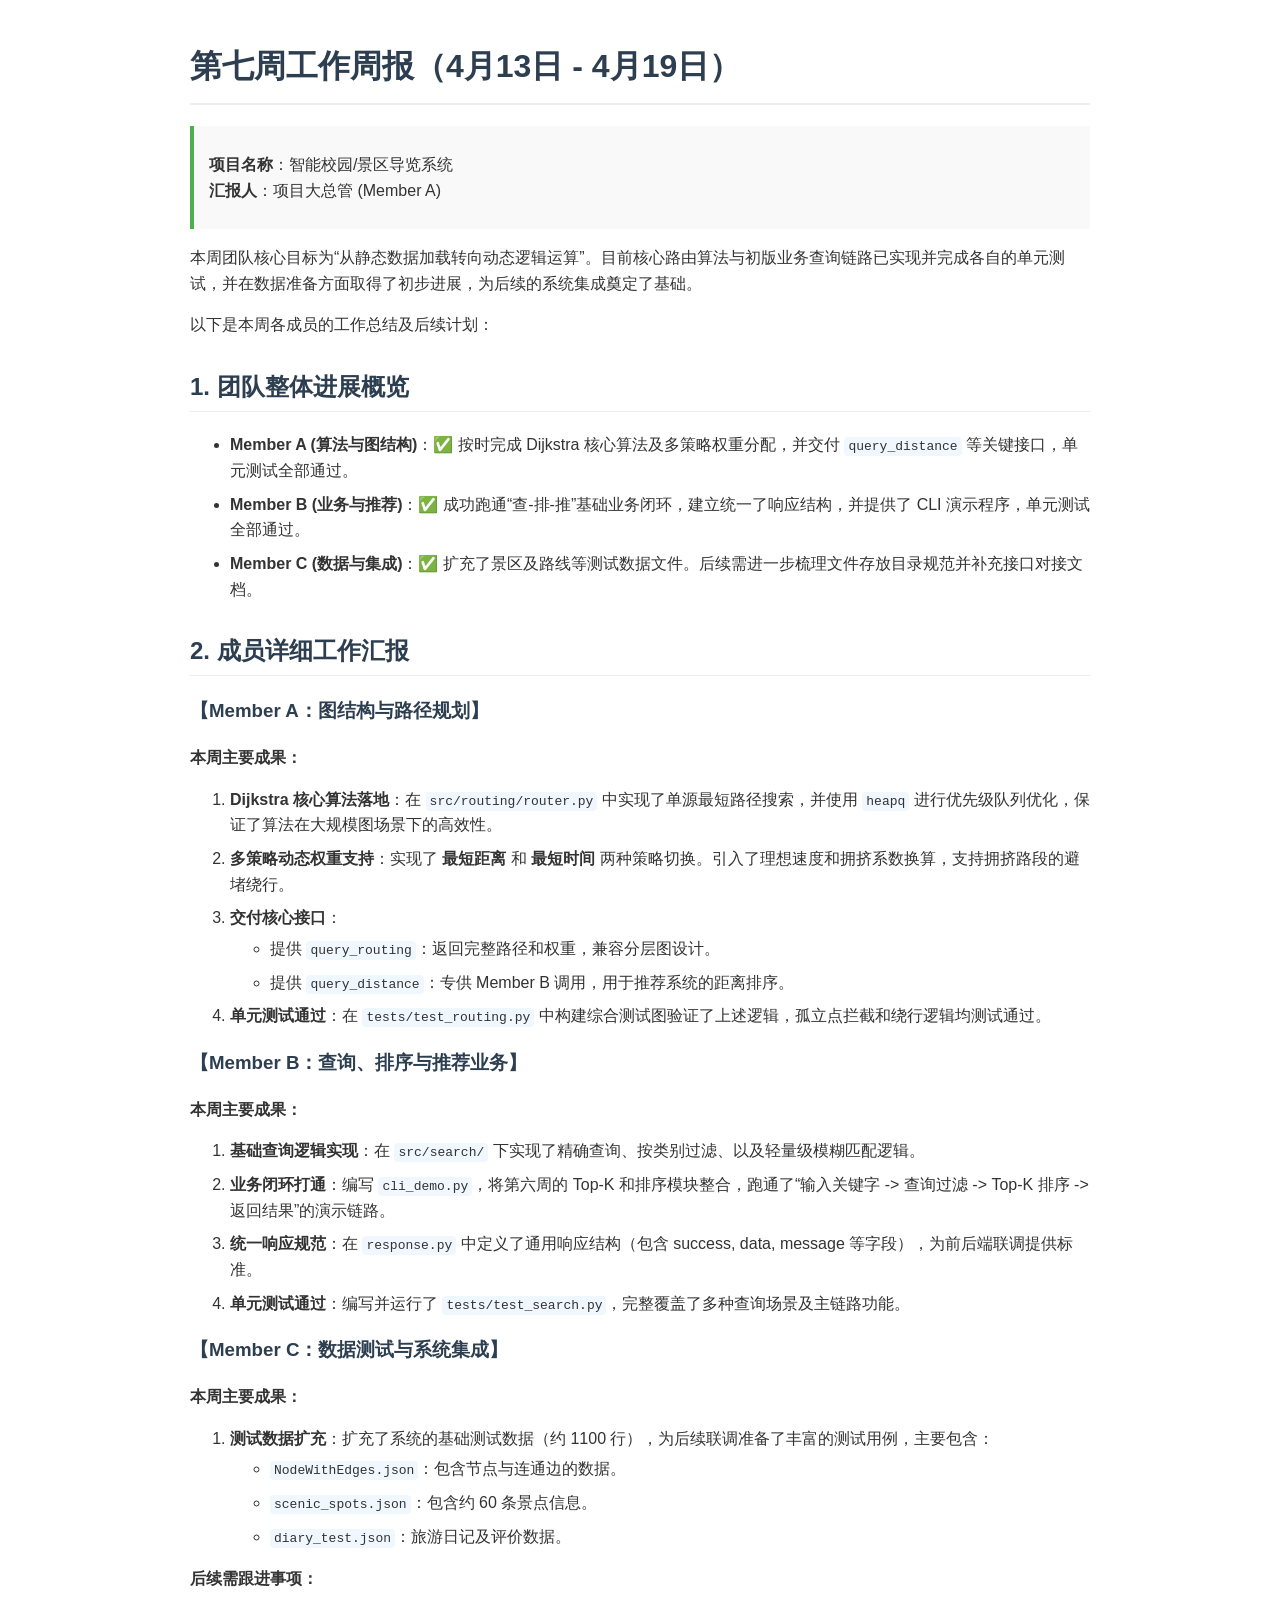
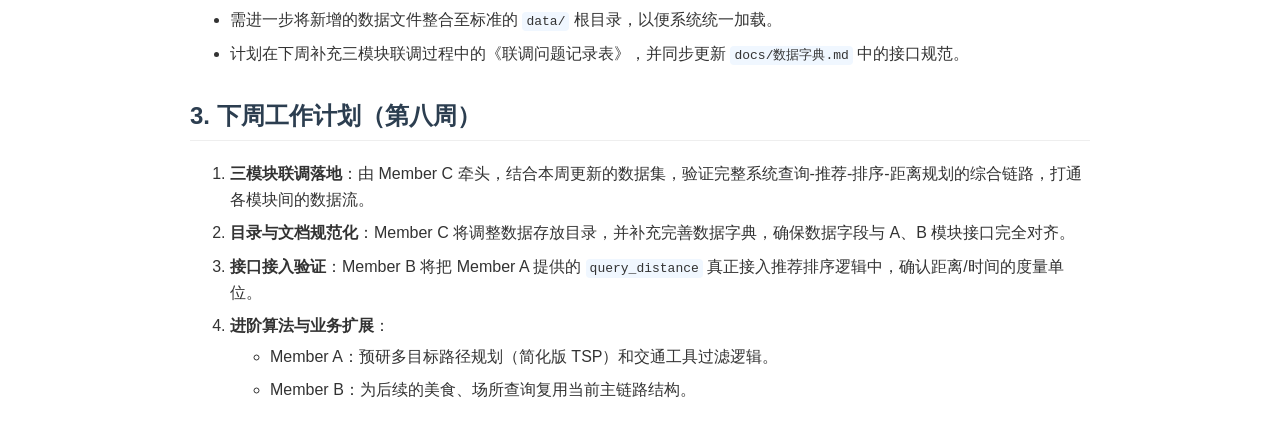
<file: 工作进度/第七周/第7周周报.html>
<!DOCTYPE html>
<html lang="zh-CN">
<head>
    <meta charset="UTF-8">
    <title>第七周工作周报</title>
    <style>
        body { font-family: -apple-system, BlinkMacSystemFont, "Segoe UI", Roboto, "Helvetica Neue", Arial, sans-serif; line-height: 1.6; color: #333; max-width: 900px; margin: 0 auto; padding: 20px; }
        h1, h2, h3 { color: #2c3e50; }
        h1 { border-bottom: 2px solid #eee; padding-bottom: 10px; }
        h2 { border-bottom: 1px solid #eee; padding-bottom: 5px; margin-top: 30px; }
        blockquote { border-left: 4px solid #4CAF50; margin: 0; padding-left: 15px; background-color: #f9f9f9; padding: 10px 15px; }
        ul { margin-top: 5px; }
        li { margin-bottom: 8px; }
        .success { color: #2e7d32; font-weight: bold; }
        .highlight { background-color: #f0f7ff; padding: 2px 4px; border-radius: 4px; font-family: monospace; }
    </style>
</head>
<body>

    <h1>第七周工作周报（4月13日 - 4月19日）</h1>

    <blockquote>
        <p><strong>项目名称</strong>：智能校园/景区导览系统<br>
        <strong>汇报人</strong>：项目大总管 (Member A)</p>
    </blockquote>

    <p>本周团队核心目标为“从静态数据加载转向动态逻辑运算”。目前核心路由算法与初版业务查询链路已实现并完成各自的单元测试，并在数据准备方面取得了初步进展，为后续的系统集成奠定了基础。</p>

    <p>以下是本周各成员的工作总结及后续计划：</p>

    <h2>1. 团队整体进展概览</h2>
    <ul>
        <li><strong>Member A (算法与图结构)</strong>：<span class="success">✅</span> 按时完成 Dijkstra 核心算法及多策略权重分配，并交付 <span class="highlight">query_distance</span> 等关键接口，单元测试全部通过。</li>
        <li><strong>Member B (业务与推荐)</strong>：<span class="success">✅</span> 成功跑通“查-排-推”基础业务闭环，建立统一了响应结构，并提供了 CLI 演示程序，单元测试全部通过。</li>
        <li><strong>Member C (数据与集成)</strong>：<span class="success">✅</span> 扩充了景区及路线等测试数据文件。后续需进一步梳理文件存放目录规范并补充接口对接文档。</li>
    </ul>

    <h2>2. 成员详细工作汇报</h2>

    <h3>【Member A：图结构与路径规划】</h3>
    <p><strong>本周主要成果：</strong></p>
    <ol>
        <li><strong>Dijkstra 核心算法落地</strong>：在 <span class="highlight">src/routing/router.py</span> 中实现了单源最短路径搜索，并使用 <span class="highlight">heapq</span> 进行优先级队列优化，保证了算法在大规模图场景下的高效性。</li>
        <li><strong>多策略动态权重支持</strong>：实现了 <strong>最短距离</strong> 和 <strong>最短时间</strong> 两种策略切换。引入了理想速度和拥挤系数换算，支持拥挤路段的避堵绕行。</li>
        <li><strong>交付核心接口</strong>：
            <ul>
                <li>提供 <span class="highlight">query_routing</span>：返回完整路径和权重，兼容分层图设计。</li>
                <li>提供 <span class="highlight">query_distance</span>：专供 Member B 调用，用于推荐系统的距离排序。</li>
            </ul>
        </li>
        <li><strong>单元测试通过</strong>：在 <span class="highlight">tests/test_routing.py</span> 中构建综合测试图验证了上述逻辑，孤立点拦截和绕行逻辑均测试通过。</li>
    </ol>

    <h3>【Member B：查询、排序与推荐业务】</h3>
    <p><strong>本周主要成果：</strong></p>
    <ol>
        <li><strong>基础查询逻辑实现</strong>：在 <span class="highlight">src/search/</span> 下实现了精确查询、按类别过滤、以及轻量级模糊匹配逻辑。</li>
        <li><strong>业务闭环打通</strong>：编写 <span class="highlight">cli_demo.py</span>，将第六周的 Top-K 和排序模块整合，跑通了“输入关键字 -&gt; 查询过滤 -&gt; Top-K 排序 -&gt; 返回结果”的演示链路。</li>
        <li><strong>统一响应规范</strong>：在 <span class="highlight">response.py</span> 中定义了通用响应结构（包含 success, data, message 等字段），为前后端联调提供标准。</li>
        <li><strong>单元测试通过</strong>：编写并运行了 <span class="highlight">tests/test_search.py</span>，完整覆盖了多种查询场景及主链路功能。</li>
    </ol>

    <h3>【Member C：数据测试与系统集成】</h3>
    <p><strong>本周主要成果：</strong></p>
    <ol>
        <li><strong>测试数据扩充</strong>：扩充了系统的基础测试数据（约 1100 行），为后续联调准备了丰富的测试用例，主要包含：
            <ul>
                <li><span class="highlight">NodeWithEdges.json</span>：包含节点与连通边的数据。</li>
                <li><span class="highlight">scenic_spots.json</span>：包含约 60 条景点信息。</li>
                <li><span class="highlight">diary_test.json</span>：旅游日记及评价数据。</li>
            </ul>
        </li>
    </ol>
    <p><strong>后续需跟进事项：</strong></p>
    <ul>
        <li>需进一步将新增的数据文件整合至标准的 <span class="highlight">data/</span> 根目录，以便系统统一加载。</li>
        <li>计划在下周补充三模块联调过程中的《联调问题记录表》，并同步更新 <span class="highlight">docs/数据字典.md</span> 中的接口规范。</li>
    </ul>

    <h2>3. 下周工作计划（第八周）</h2>

    <ol>
        <li><strong>三模块联调落地</strong>：由 Member C 牵头，结合本周更新的数据集，验证完整系统查询-推荐-排序-距离规划的综合链路，打通各模块间的数据流。</li>
        <li><strong>目录与文档规范化</strong>：Member C 将调整数据存放目录，并补充完善数据字典，确保数据字段与 A、B 模块接口完全对齐。</li>
        <li><strong>接口接入验证</strong>：Member B 将把 Member A 提供的 <span class="highlight">query_distance</span> 真正接入推荐排序逻辑中，确认距离/时间的度量单位。</li>
        <li><strong>进阶算法与业务扩展</strong>：
            <ul>
                <li>Member A：预研多目标路径规划（简化版 TSP）和交通工具过滤逻辑。</li>
                <li>Member B：为后续的美食、场所查询复用当前主链路结构。</li>
            </ul>
        </li>
    </ol>

</body>
</html>
</file>
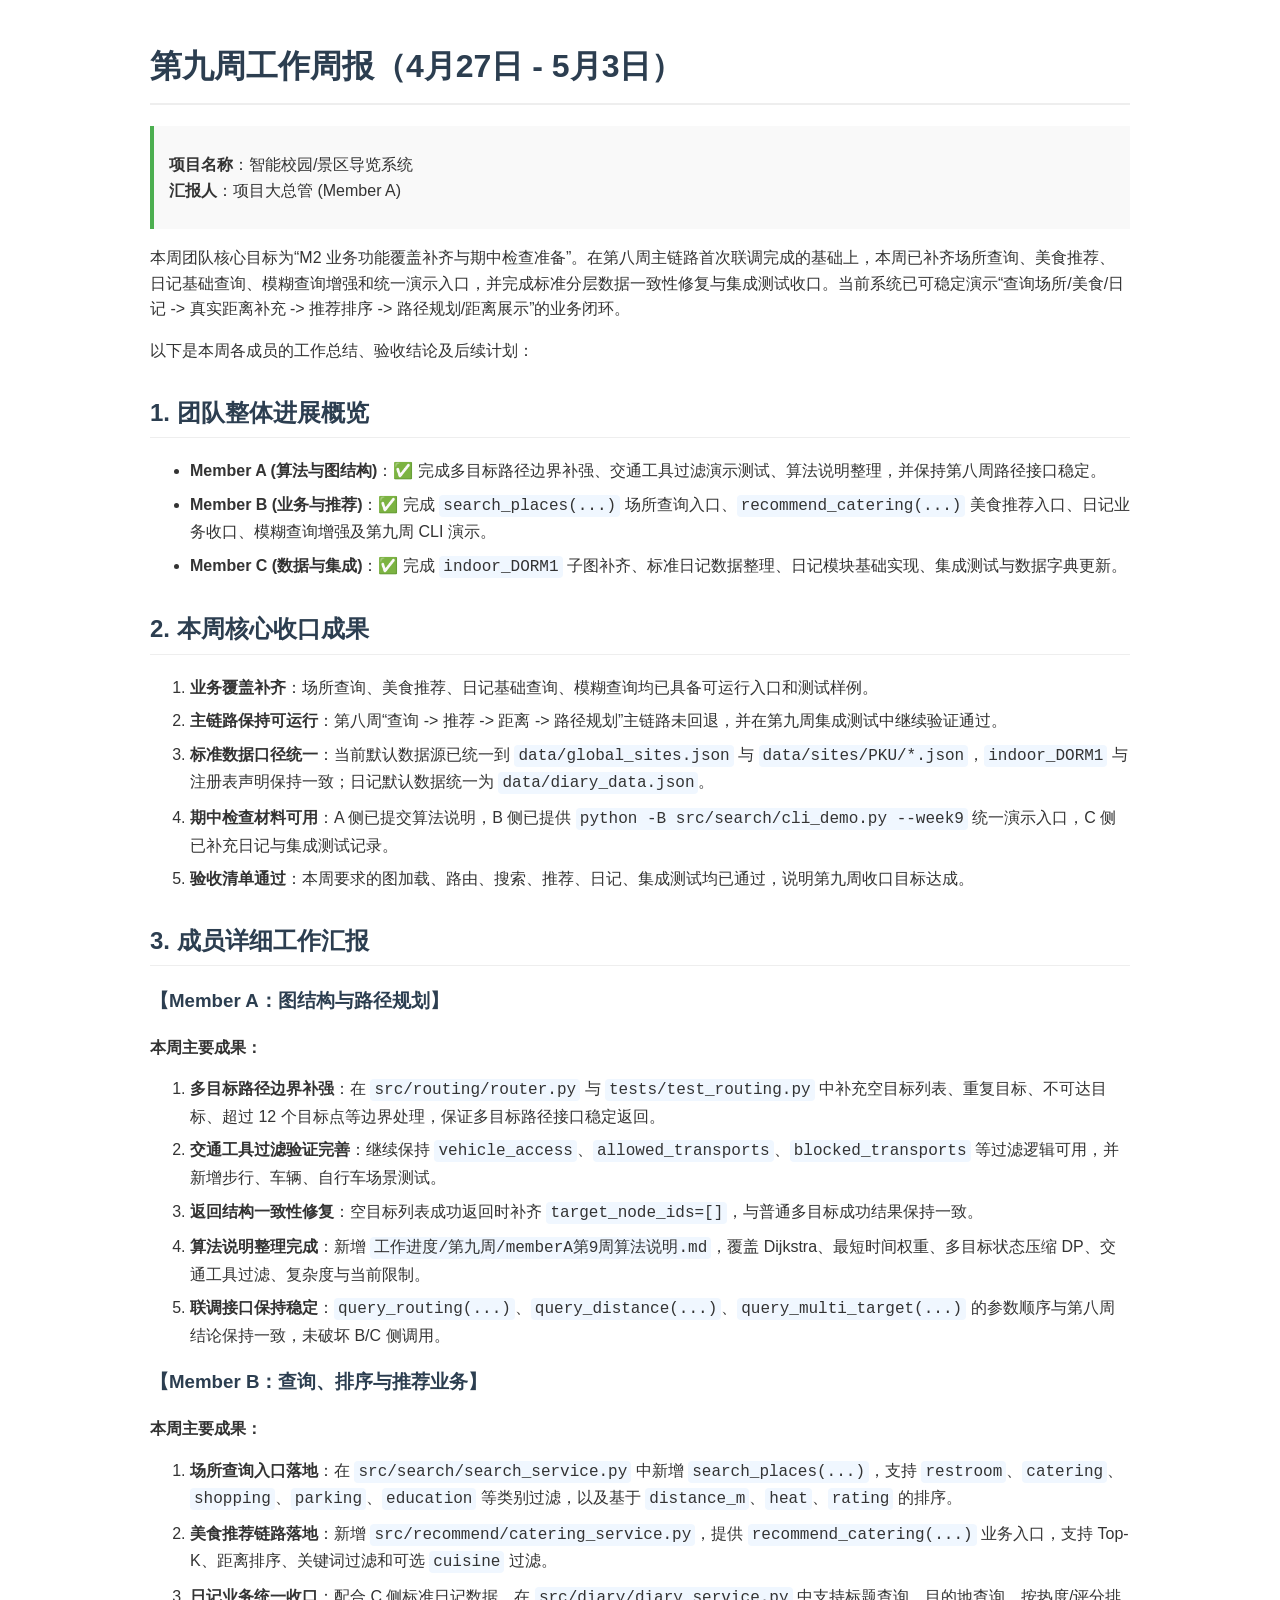
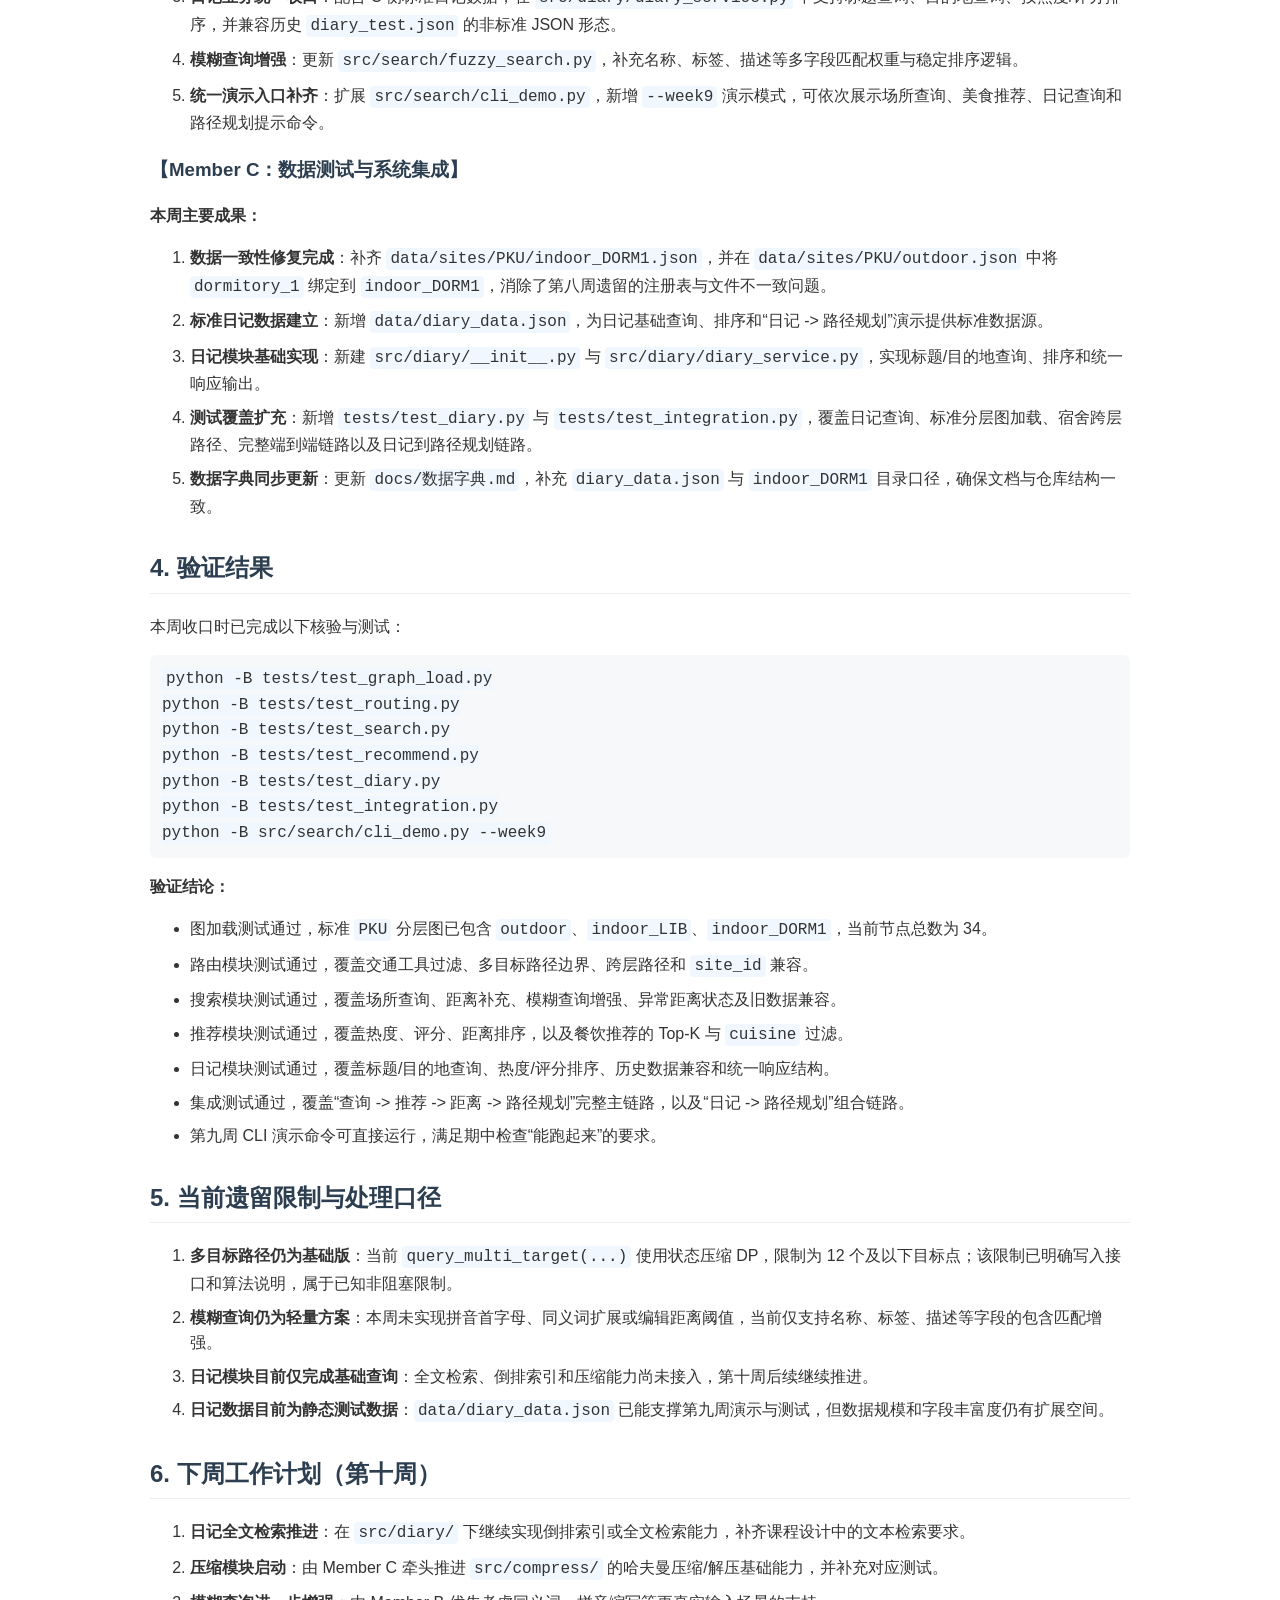
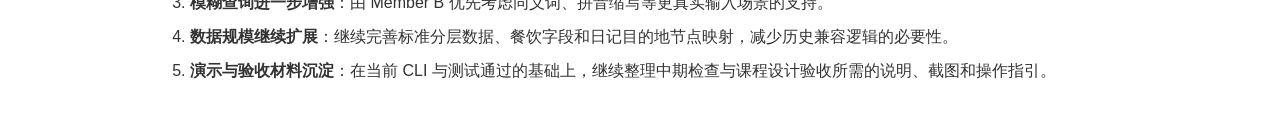
<file: 工作进度/第九周/第9周周报.html>
<!DOCTYPE html>
<html lang="zh-CN">
<head>
    <meta charset="UTF-8">
    <title>第九周工作周报</title>
    <style>
        body { font-family: -apple-system, BlinkMacSystemFont, "Segoe UI", Roboto, "Helvetica Neue", Arial, sans-serif; line-height: 1.6; color: #333; max-width: 980px; margin: 0 auto; padding: 20px; }
        h1, h2, h3 { color: #2c3e50; }
        h1 { border-bottom: 2px solid #eee; padding-bottom: 10px; }
        h2 { border-bottom: 1px solid #eee; padding-bottom: 5px; margin-top: 30px; }
        blockquote { border-left: 4px solid #4CAF50; margin: 0; padding: 10px 15px; background-color: #f9f9f9; }
        ul, ol { margin-top: 5px; }
        li { margin-bottom: 8px; }
        code, .highlight { background-color: #f0f7ff; padding: 2px 4px; border-radius: 4px; font-family: Consolas, "Courier New", monospace; }
        .success { color: #2e7d32; font-weight: bold; }
        .risk { color: #b26a00; font-weight: bold; }
        pre { background-color: #f6f8fa; border-radius: 6px; padding: 12px; overflow-x: auto; }
    </style>
</head>
<body>

    <h1>第九周工作周报（4月27日 - 5月3日）</h1>

    <blockquote>
        <p><strong>项目名称</strong>：智能校园/景区导览系统<br>
        <strong>汇报人</strong>：项目大总管 (Member A)</p>
    </blockquote>

    <p>本周团队核心目标为“M2 业务功能覆盖补齐与期中检查准备”。在第八周主链路首次联调完成的基础上，本周已补齐场所查询、美食推荐、日记基础查询、模糊查询增强和统一演示入口，并完成标准分层数据一致性修复与集成测试收口。当前系统已可稳定演示“查询场所/美食/日记 -&gt; 真实距离补充 -&gt; 推荐排序 -&gt; 路径规划/距离展示”的业务闭环。</p>

    <p>以下是本周各成员的工作总结、验收结论及后续计划：</p>

    <h2>1. 团队整体进展概览</h2>
    <ul>
        <li><strong>Member A (算法与图结构)</strong>：<span class="success">✅</span> 完成多目标路径边界补强、交通工具过滤演示测试、算法说明整理，并保持第八周路径接口稳定。</li>
        <li><strong>Member B (业务与推荐)</strong>：<span class="success">✅</span> 完成 <span class="highlight">search_places(...)</span> 场所查询入口、<span class="highlight">recommend_catering(...)</span> 美食推荐入口、日记业务收口、模糊查询增强及第九周 CLI 演示。</li>
        <li><strong>Member C (数据与集成)</strong>：<span class="success">✅</span> 完成 <span class="highlight">indoor_DORM1</span> 子图补齐、标准日记数据整理、日记模块基础实现、集成测试与数据字典更新。</li>
    </ul>

    <h2>2. 本周核心收口成果</h2>
    <ol>
        <li><strong>业务覆盖补齐</strong>：场所查询、美食推荐、日记基础查询、模糊查询均已具备可运行入口和测试样例。</li>
        <li><strong>主链路保持可运行</strong>：第八周“查询 -&gt; 推荐 -&gt; 距离 -&gt; 路径规划”主链路未回退，并在第九周集成测试中继续验证通过。</li>
        <li><strong>标准数据口径统一</strong>：当前默认数据源已统一到 <span class="highlight">data/global_sites.json</span> 与 <span class="highlight">data/sites/PKU/*.json</span>，<span class="highlight">indoor_DORM1</span> 与注册表声明保持一致；日记默认数据统一为 <span class="highlight">data/diary_data.json</span>。</li>
        <li><strong>期中检查材料可用</strong>：A 侧已提交算法说明，B 侧已提供 <span class="highlight">python -B src/search/cli_demo.py --week9</span> 统一演示入口，C 侧已补充日记与集成测试记录。</li>
        <li><strong>验收清单通过</strong>：本周要求的图加载、路由、搜索、推荐、日记、集成测试均已通过，说明第九周收口目标达成。</li>
    </ol>

    <h2>3. 成员详细工作汇报</h2>

    <h3>【Member A：图结构与路径规划】</h3>
    <p><strong>本周主要成果：</strong></p>
    <ol>
        <li><strong>多目标路径边界补强</strong>：在 <span class="highlight">src/routing/router.py</span> 与 <span class="highlight">tests/test_routing.py</span> 中补充空目标列表、重复目标、不可达目标、超过 12 个目标点等边界处理，保证多目标路径接口稳定返回。</li>
        <li><strong>交通工具过滤验证完善</strong>：继续保持 <span class="highlight">vehicle_access</span>、<span class="highlight">allowed_transports</span>、<span class="highlight">blocked_transports</span> 等过滤逻辑可用，并新增步行、车辆、自行车场景测试。</li>
        <li><strong>返回结构一致性修复</strong>：空目标列表成功返回时补齐 <span class="highlight">target_node_ids=[]</span>，与普通多目标成功结果保持一致。</li>
        <li><strong>算法说明整理完成</strong>：新增 <span class="highlight">工作进度/第九周/memberA第9周算法说明.md</span>，覆盖 Dijkstra、最短时间权重、多目标状态压缩 DP、交通工具过滤、复杂度与当前限制。</li>
        <li><strong>联调接口保持稳定</strong>：<span class="highlight">query_routing(...)</span>、<span class="highlight">query_distance(...)</span>、<span class="highlight">query_multi_target(...)</span> 的参数顺序与第八周结论保持一致，未破坏 B/C 侧调用。</li>
    </ol>

    <h3>【Member B：查询、排序与推荐业务】</h3>
    <p><strong>本周主要成果：</strong></p>
    <ol>
        <li><strong>场所查询入口落地</strong>：在 <span class="highlight">src/search/search_service.py</span> 中新增 <span class="highlight">search_places(...)</span>，支持 <span class="highlight">restroom</span>、<span class="highlight">catering</span>、<span class="highlight">shopping</span>、<span class="highlight">parking</span>、<span class="highlight">education</span> 等类别过滤，以及基于 <span class="highlight">distance_m</span>、<span class="highlight">heat</span>、<span class="highlight">rating</span> 的排序。</li>
        <li><strong>美食推荐链路落地</strong>：新增 <span class="highlight">src/recommend/catering_service.py</span>，提供 <span class="highlight">recommend_catering(...)</span> 业务入口，支持 Top-K、距离排序、关键词过滤和可选 <span class="highlight">cuisine</span> 过滤。</li>
        <li><strong>日记业务统一收口</strong>：配合 C 侧标准日记数据，在 <span class="highlight">src/diary/diary_service.py</span> 中支持标题查询、目的地查询、按热度/评分排序，并兼容历史 <span class="highlight">diary_test.json</span> 的非标准 JSON 形态。</li>
        <li><strong>模糊查询增强</strong>：更新 <span class="highlight">src/search/fuzzy_search.py</span>，补充名称、标签、描述等多字段匹配权重与稳定排序逻辑。</li>
        <li><strong>统一演示入口补齐</strong>：扩展 <span class="highlight">src/search/cli_demo.py</span>，新增 <span class="highlight">--week9</span> 演示模式，可依次展示场所查询、美食推荐、日记查询和路径规划提示命令。</li>
    </ol>

    <h3>【Member C：数据测试与系统集成】</h3>
    <p><strong>本周主要成果：</strong></p>
    <ol>
        <li><strong>数据一致性修复完成</strong>：补齐 <span class="highlight">data/sites/PKU/indoor_DORM1.json</span>，并在 <span class="highlight">data/sites/PKU/outdoor.json</span> 中将 <span class="highlight">dormitory_1</span> 绑定到 <span class="highlight">indoor_DORM1</span>，消除了第八周遗留的注册表与文件不一致问题。</li>
        <li><strong>标准日记数据建立</strong>：新增 <span class="highlight">data/diary_data.json</span>，为日记基础查询、排序和“日记 -&gt; 路径规划”演示提供标准数据源。</li>
        <li><strong>日记模块基础实现</strong>：新建 <span class="highlight">src/diary/__init__.py</span> 与 <span class="highlight">src/diary/diary_service.py</span>，实现标题/目的地查询、排序和统一响应输出。</li>
        <li><strong>测试覆盖扩充</strong>：新增 <span class="highlight">tests/test_diary.py</span> 与 <span class="highlight">tests/test_integration.py</span>，覆盖日记查询、标准分层图加载、宿舍跨层路径、完整端到端链路以及日记到路径规划链路。</li>
        <li><strong>数据字典同步更新</strong>：更新 <span class="highlight">docs/数据字典.md</span>，补充 <span class="highlight">diary_data.json</span> 与 <span class="highlight">indoor_DORM1</span> 目录口径，确保文档与仓库结构一致。</li>
    </ol>

    <h2>4. 验证结果</h2>
    <p>本周收口时已完成以下核验与测试：</p>
    <pre><code>python -B tests/test_graph_load.py
python -B tests/test_routing.py
python -B tests/test_search.py
python -B tests/test_recommend.py
python -B tests/test_diary.py
python -B tests/test_integration.py
python -B src/search/cli_demo.py --week9</code></pre>

    <p><strong>验证结论：</strong></p>
    <ul>
        <li>图加载测试通过，标准 <span class="highlight">PKU</span> 分层图已包含 <span class="highlight">outdoor</span>、<span class="highlight">indoor_LIB</span>、<span class="highlight">indoor_DORM1</span>，当前节点总数为 34。</li>
        <li>路由模块测试通过，覆盖交通工具过滤、多目标路径边界、跨层路径和 <span class="highlight">site_id</span> 兼容。</li>
        <li>搜索模块测试通过，覆盖场所查询、距离补充、模糊查询增强、异常距离状态及旧数据兼容。</li>
        <li>推荐模块测试通过，覆盖热度、评分、距离排序，以及餐饮推荐的 Top-K 与 <span class="highlight">cuisine</span> 过滤。</li>
        <li>日记模块测试通过，覆盖标题/目的地查询、热度/评分排序、历史数据兼容和统一响应结构。</li>
        <li>集成测试通过，覆盖“查询 -&gt; 推荐 -&gt; 距离 -&gt; 路径规划”完整主链路，以及“日记 -&gt; 路径规划”组合链路。</li>
        <li>第九周 CLI 演示命令可直接运行，满足期中检查“能跑起来”的要求。</li>
    </ul>

    <h2>5. 当前遗留限制与处理口径</h2>
    <ol>
        <li><strong>多目标路径仍为基础版</strong>：当前 <span class="highlight">query_multi_target(...)</span> 使用状态压缩 DP，限制为 12 个及以下目标点；该限制已明确写入接口和算法说明，属于已知非阻塞限制。</li>
        <li><strong>模糊查询仍为轻量方案</strong>：本周未实现拼音首字母、同义词扩展或编辑距离阈值，当前仅支持名称、标签、描述等字段的包含匹配增强。</li>
        <li><strong>日记模块目前仅完成基础查询</strong>：全文检索、倒排索引和压缩能力尚未接入，第十周后续继续推进。</li>
        <li><strong>日记数据目前为静态测试数据</strong>：<span class="highlight">data/diary_data.json</span> 已能支撑第九周演示与测试，但数据规模和字段丰富度仍有扩展空间。</li>
    </ol>

    <h2>6. 下周工作计划（第十周）</h2>
    <ol>
        <li><strong>日记全文检索推进</strong>：在 <span class="highlight">src/diary/</span> 下继续实现倒排索引或全文检索能力，补齐课程设计中的文本检索要求。</li>
        <li><strong>压缩模块启动</strong>：由 Member C 牵头推进 <span class="highlight">src/compress/</span> 的哈夫曼压缩/解压基础能力，并补充对应测试。</li>
        <li><strong>模糊查询进一步增强</strong>：由 Member B 优先考虑同义词、拼音缩写等更真实输入场景的支持。</li>
        <li><strong>数据规模继续扩展</strong>：继续完善标准分层数据、餐饮字段和日记目的地节点映射，减少历史兼容逻辑的必要性。</li>
        <li><strong>演示与验收材料沉淀</strong>：在当前 CLI 与测试通过的基础上，继续整理中期检查与课程设计验收所需的说明、截图和操作指引。</li>
    </ol>

</body>
</html>
</file>
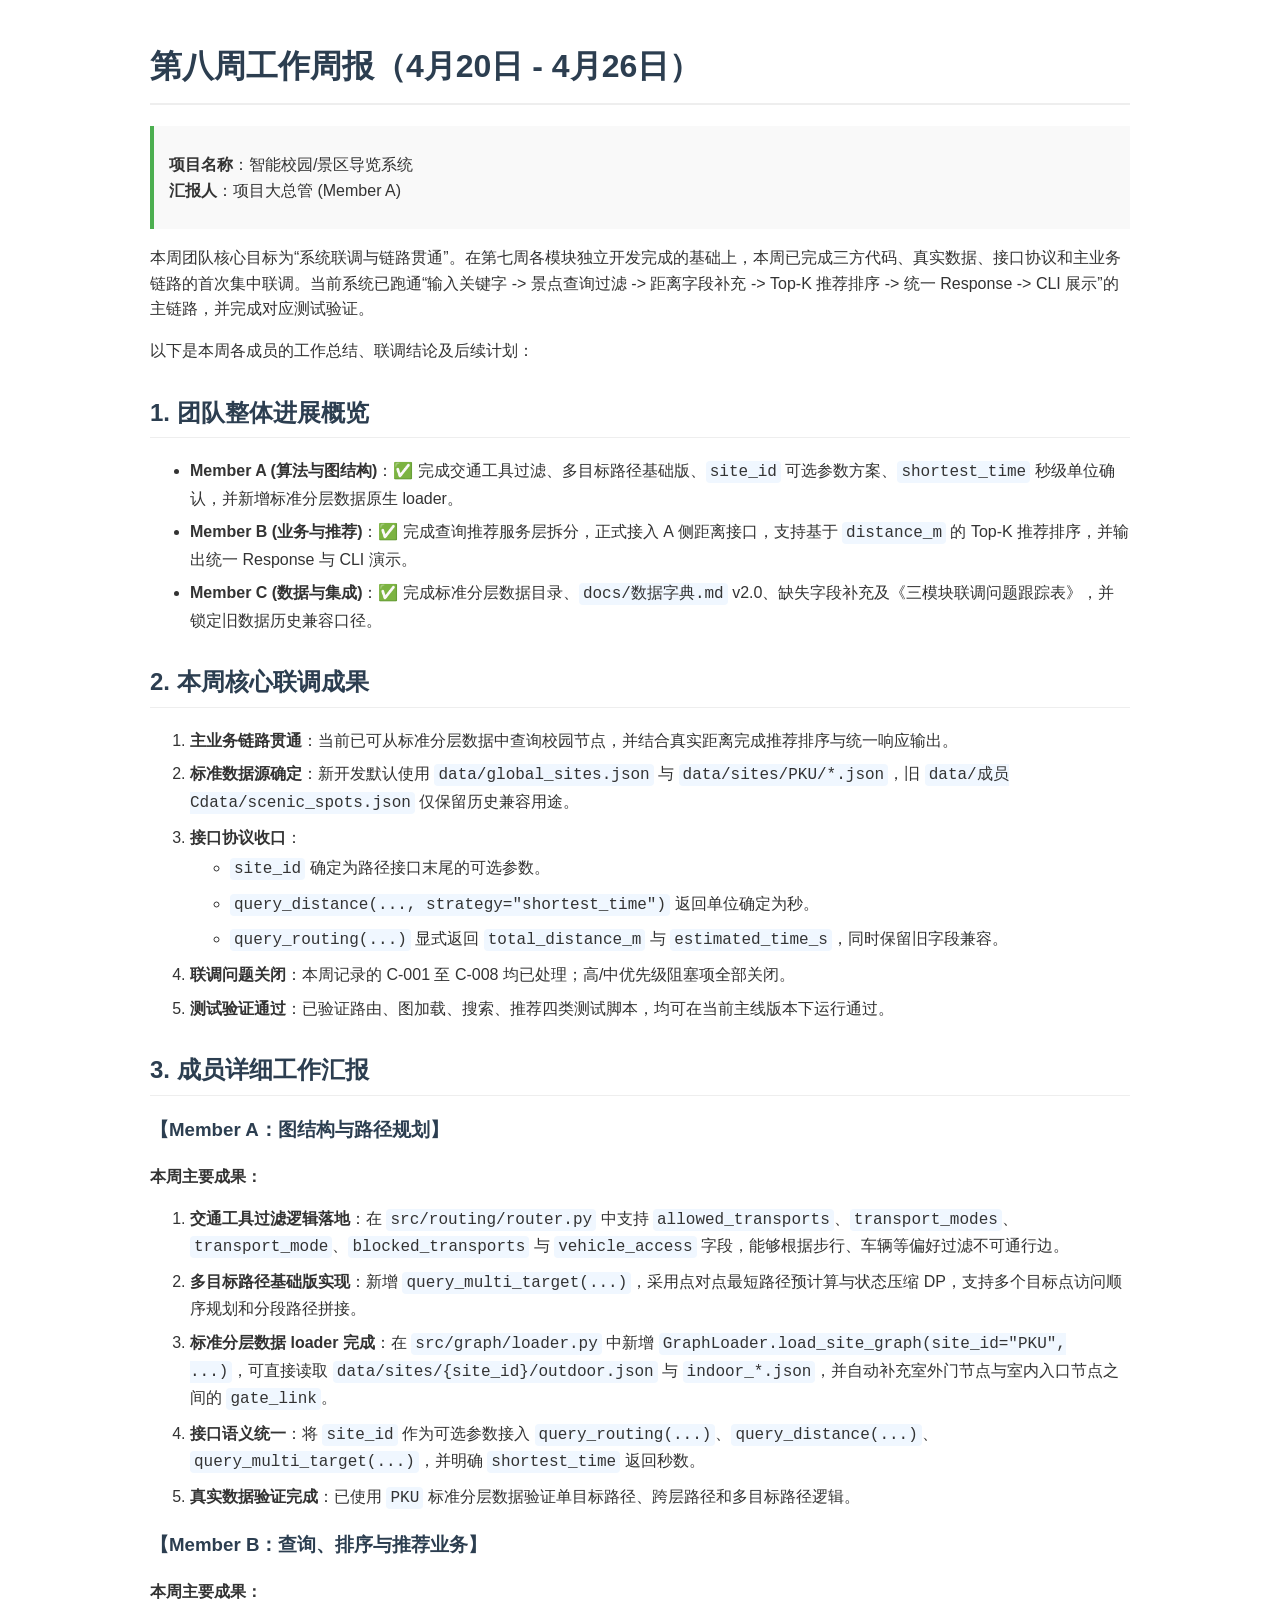
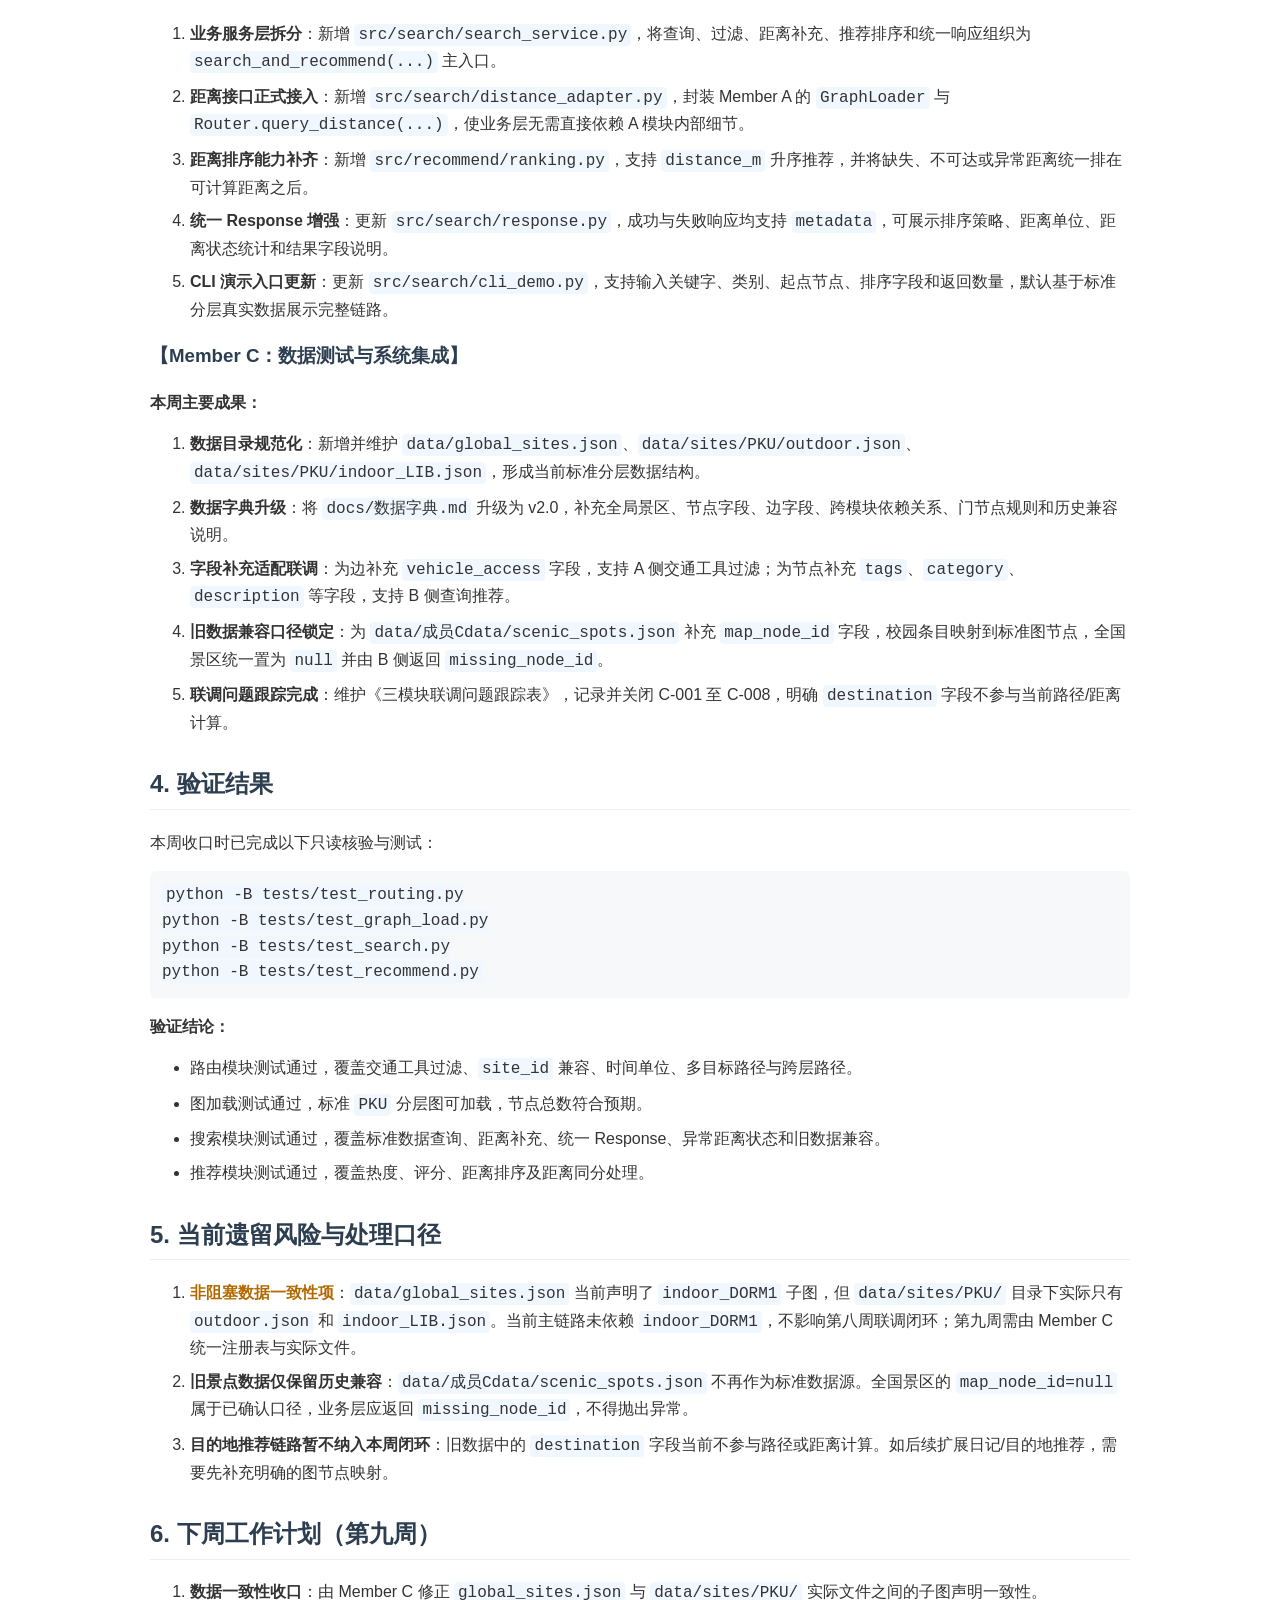
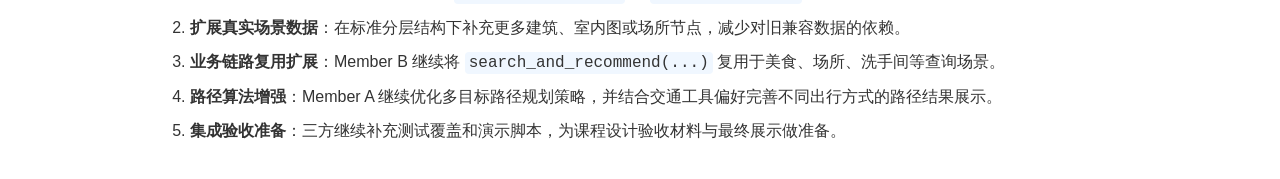
<file: 工作进度/第八周/第8周周报.html>
<!DOCTYPE html>
<html lang="zh-CN">
<head>
    <meta charset="UTF-8">
    <title>第八周工作周报</title>
    <style>
        body { font-family: -apple-system, BlinkMacSystemFont, "Segoe UI", Roboto, "Helvetica Neue", Arial, sans-serif; line-height: 1.6; color: #333; max-width: 980px; margin: 0 auto; padding: 20px; }
        h1, h2, h3 { color: #2c3e50; }
        h1 { border-bottom: 2px solid #eee; padding-bottom: 10px; }
        h2 { border-bottom: 1px solid #eee; padding-bottom: 5px; margin-top: 30px; }
        blockquote { border-left: 4px solid #4CAF50; margin: 0; padding: 10px 15px; background-color: #f9f9f9; }
        ul, ol { margin-top: 5px; }
        li { margin-bottom: 8px; }
        code, .highlight { background-color: #f0f7ff; padding: 2px 4px; border-radius: 4px; font-family: Consolas, "Courier New", monospace; }
        .success { color: #2e7d32; font-weight: bold; }
        .risk { color: #b26a00; font-weight: bold; }
        pre { background-color: #f6f8fa; border-radius: 6px; padding: 12px; overflow-x: auto; }
    </style>
</head>
<body>

    <h1>第八周工作周报（4月20日 - 4月26日）</h1>

    <blockquote>
        <p><strong>项目名称</strong>：智能校园/景区导览系统<br>
        <strong>汇报人</strong>：项目大总管 (Member A)</p>
    </blockquote>

    <p>本周团队核心目标为“系统联调与链路贯通”。在第七周各模块独立开发完成的基础上，本周已完成三方代码、真实数据、接口协议和主业务链路的首次集中联调。当前系统已跑通“输入关键字 -&gt; 景点查询过滤 -&gt; 距离字段补充 -&gt; Top-K 推荐排序 -&gt; 统一 Response -&gt; CLI 展示”的主链路，并完成对应测试验证。</p>

    <p>以下是本周各成员的工作总结、联调结论及后续计划：</p>

    <h2>1. 团队整体进展概览</h2>
    <ul>
        <li><strong>Member A (算法与图结构)</strong>：<span class="success">✅</span> 完成交通工具过滤、多目标路径基础版、<span class="highlight">site_id</span> 可选参数方案、<span class="highlight">shortest_time</span> 秒级单位确认，并新增标准分层数据原生 loader。</li>
        <li><strong>Member B (业务与推荐)</strong>：<span class="success">✅</span> 完成查询推荐服务层拆分，正式接入 A 侧距离接口，支持基于 <span class="highlight">distance_m</span> 的 Top-K 推荐排序，并输出统一 Response 与 CLI 演示。</li>
        <li><strong>Member C (数据与集成)</strong>：<span class="success">✅</span> 完成标准分层数据目录、<span class="highlight">docs/数据字典.md</span> v2.0、缺失字段补充及《三模块联调问题跟踪表》，并锁定旧数据历史兼容口径。</li>
    </ul>

    <h2>2. 本周核心联调成果</h2>
    <ol>
        <li><strong>主业务链路贯通</strong>：当前已可从标准分层数据中查询校园节点，并结合真实距离完成推荐排序与统一响应输出。</li>
        <li><strong>标准数据源确定</strong>：新开发默认使用 <span class="highlight">data/global_sites.json</span> 与 <span class="highlight">data/sites/PKU/*.json</span>，旧 <span class="highlight">data/成员Cdata/scenic_spots.json</span> 仅保留历史兼容用途。</li>
        <li><strong>接口协议收口</strong>：
            <ul>
                <li><span class="highlight">site_id</span> 确定为路径接口末尾的可选参数。</li>
                <li><span class="highlight">query_distance(..., strategy="shortest_time")</span> 返回单位确定为秒。</li>
                <li><span class="highlight">query_routing(...)</span> 显式返回 <span class="highlight">total_distance_m</span> 与 <span class="highlight">estimated_time_s</span>，同时保留旧字段兼容。</li>
            </ul>
        </li>
        <li><strong>联调问题关闭</strong>：本周记录的 C-001 至 C-008 均已处理；高/中优先级阻塞项全部关闭。</li>
        <li><strong>测试验证通过</strong>：已验证路由、图加载、搜索、推荐四类测试脚本，均可在当前主线版本下运行通过。</li>
    </ol>

    <h2>3. 成员详细工作汇报</h2>

    <h3>【Member A：图结构与路径规划】</h3>
    <p><strong>本周主要成果：</strong></p>
    <ol>
        <li><strong>交通工具过滤逻辑落地</strong>：在 <span class="highlight">src/routing/router.py</span> 中支持 <span class="highlight">allowed_transports</span>、<span class="highlight">transport_modes</span>、<span class="highlight">transport_mode</span>、<span class="highlight">blocked_transports</span> 与 <span class="highlight">vehicle_access</span> 字段，能够根据步行、车辆等偏好过滤不可通行边。</li>
        <li><strong>多目标路径基础版实现</strong>：新增 <span class="highlight">query_multi_target(...)</span>，采用点对点最短路径预计算与状态压缩 DP，支持多个目标点访问顺序规划和分段路径拼接。</li>
        <li><strong>标准分层数据 loader 完成</strong>：在 <span class="highlight">src/graph/loader.py</span> 中新增 <span class="highlight">GraphLoader.load_site_graph(site_id="PKU", ...)</span>，可直接读取 <span class="highlight">data/sites/{site_id}/outdoor.json</span> 与 <span class="highlight">indoor_*.json</span>，并自动补充室外门节点与室内入口节点之间的 <span class="highlight">gate_link</span>。</li>
        <li><strong>接口语义统一</strong>：将 <span class="highlight">site_id</span> 作为可选参数接入 <span class="highlight">query_routing(...)</span>、<span class="highlight">query_distance(...)</span>、<span class="highlight">query_multi_target(...)</span>，并明确 <span class="highlight">shortest_time</span> 返回秒数。</li>
        <li><strong>真实数据验证完成</strong>：已使用 <span class="highlight">PKU</span> 标准分层数据验证单目标路径、跨层路径和多目标路径逻辑。</li>
    </ol>

    <h3>【Member B：查询、排序与推荐业务】</h3>
    <p><strong>本周主要成果：</strong></p>
    <ol>
        <li><strong>业务服务层拆分</strong>：新增 <span class="highlight">src/search/search_service.py</span>，将查询、过滤、距离补充、推荐排序和统一响应组织为 <span class="highlight">search_and_recommend(...)</span> 主入口。</li>
        <li><strong>距离接口正式接入</strong>：新增 <span class="highlight">src/search/distance_adapter.py</span>，封装 Member A 的 <span class="highlight">GraphLoader</span> 与 <span class="highlight">Router.query_distance(...)</span>，使业务层无需直接依赖 A 模块内部细节。</li>
        <li><strong>距离排序能力补齐</strong>：新增 <span class="highlight">src/recommend/ranking.py</span>，支持 <span class="highlight">distance_m</span> 升序推荐，并将缺失、不可达或异常距离统一排在可计算距离之后。</li>
        <li><strong>统一 Response 增强</strong>：更新 <span class="highlight">src/search/response.py</span>，成功与失败响应均支持 <span class="highlight">metadata</span>，可展示排序策略、距离单位、距离状态统计和结果字段说明。</li>
        <li><strong>CLI 演示入口更新</strong>：更新 <span class="highlight">src/search/cli_demo.py</span>，支持输入关键字、类别、起点节点、排序字段和返回数量，默认基于标准分层真实数据展示完整链路。</li>
    </ol>

    <h3>【Member C：数据测试与系统集成】</h3>
    <p><strong>本周主要成果：</strong></p>
    <ol>
        <li><strong>数据目录规范化</strong>：新增并维护 <span class="highlight">data/global_sites.json</span>、<span class="highlight">data/sites/PKU/outdoor.json</span>、<span class="highlight">data/sites/PKU/indoor_LIB.json</span>，形成当前标准分层数据结构。</li>
        <li><strong>数据字典升级</strong>：将 <span class="highlight">docs/数据字典.md</span> 升级为 v2.0，补充全局景区、节点字段、边字段、跨模块依赖关系、门节点规则和历史兼容说明。</li>
        <li><strong>字段补充适配联调</strong>：为边补充 <span class="highlight">vehicle_access</span> 字段，支持 A 侧交通工具过滤；为节点补充 <span class="highlight">tags</span>、<span class="highlight">category</span>、<span class="highlight">description</span> 等字段，支持 B 侧查询推荐。</li>
        <li><strong>旧数据兼容口径锁定</strong>：为 <span class="highlight">data/成员Cdata/scenic_spots.json</span> 补充 <span class="highlight">map_node_id</span> 字段，校园条目映射到标准图节点，全国景区统一置为 <span class="highlight">null</span> 并由 B 侧返回 <span class="highlight">missing_node_id</span>。</li>
        <li><strong>联调问题跟踪完成</strong>：维护《三模块联调问题跟踪表》，记录并关闭 C-001 至 C-008，明确 <span class="highlight">destination</span> 字段不参与当前路径/距离计算。</li>
    </ol>

    <h2>4. 验证结果</h2>
    <p>本周收口时已完成以下只读核验与测试：</p>
    <pre><code>python -B tests/test_routing.py
python -B tests/test_graph_load.py
python -B tests/test_search.py
python -B tests/test_recommend.py</code></pre>

    <p><strong>验证结论：</strong></p>
    <ul>
        <li>路由模块测试通过，覆盖交通工具过滤、<span class="highlight">site_id</span> 兼容、时间单位、多目标路径与跨层路径。</li>
        <li>图加载测试通过，标准 <span class="highlight">PKU</span> 分层图可加载，节点总数符合预期。</li>
        <li>搜索模块测试通过，覆盖标准数据查询、距离补充、统一 Response、异常距离状态和旧数据兼容。</li>
        <li>推荐模块测试通过，覆盖热度、评分、距离排序及距离同分处理。</li>
    </ul>

    <h2>5. 当前遗留风险与处理口径</h2>
    <ol>
        <li><span class="risk">非阻塞数据一致性项</span>：<span class="highlight">data/global_sites.json</span> 当前声明了 <span class="highlight">indoor_DORM1</span> 子图，但 <span class="highlight">data/sites/PKU/</span> 目录下实际只有 <span class="highlight">outdoor.json</span> 和 <span class="highlight">indoor_LIB.json</span>。当前主链路未依赖 <span class="highlight">indoor_DORM1</span>，不影响第八周联调闭环；第九周需由 Member C 统一注册表与实际文件。</li>
        <li><strong>旧景点数据仅保留历史兼容</strong>：<span class="highlight">data/成员Cdata/scenic_spots.json</span> 不再作为标准数据源。全国景区的 <span class="highlight">map_node_id=null</span> 属于已确认口径，业务层应返回 <span class="highlight">missing_node_id</span>，不得抛出异常。</li>
        <li><strong>目的地推荐链路暂不纳入本周闭环</strong>：旧数据中的 <span class="highlight">destination</span> 字段当前不参与路径或距离计算。如后续扩展日记/目的地推荐，需要先补充明确的图节点映射。</li>
    </ol>

    <h2>6. 下周工作计划（第九周）</h2>
    <ol>
        <li><strong>数据一致性收口</strong>：由 Member C 修正 <span class="highlight">global_sites.json</span> 与 <span class="highlight">data/sites/PKU/</span> 实际文件之间的子图声明一致性。</li>
        <li><strong>扩展真实场景数据</strong>：在标准分层结构下补充更多建筑、室内图或场所节点，减少对旧兼容数据的依赖。</li>
        <li><strong>业务链路复用扩展</strong>：Member B 继续将 <span class="highlight">search_and_recommend(...)</span> 复用于美食、场所、洗手间等查询场景。</li>
        <li><strong>路径算法增强</strong>：Member A 继续优化多目标路径规划策略，并结合交通工具偏好完善不同出行方式的路径结果展示。</li>
        <li><strong>集成验收准备</strong>：三方继续补充测试覆盖和演示脚本，为课程设计验收材料与最终展示做准备。</li>
    </ol>

</body>
</html>
</file>
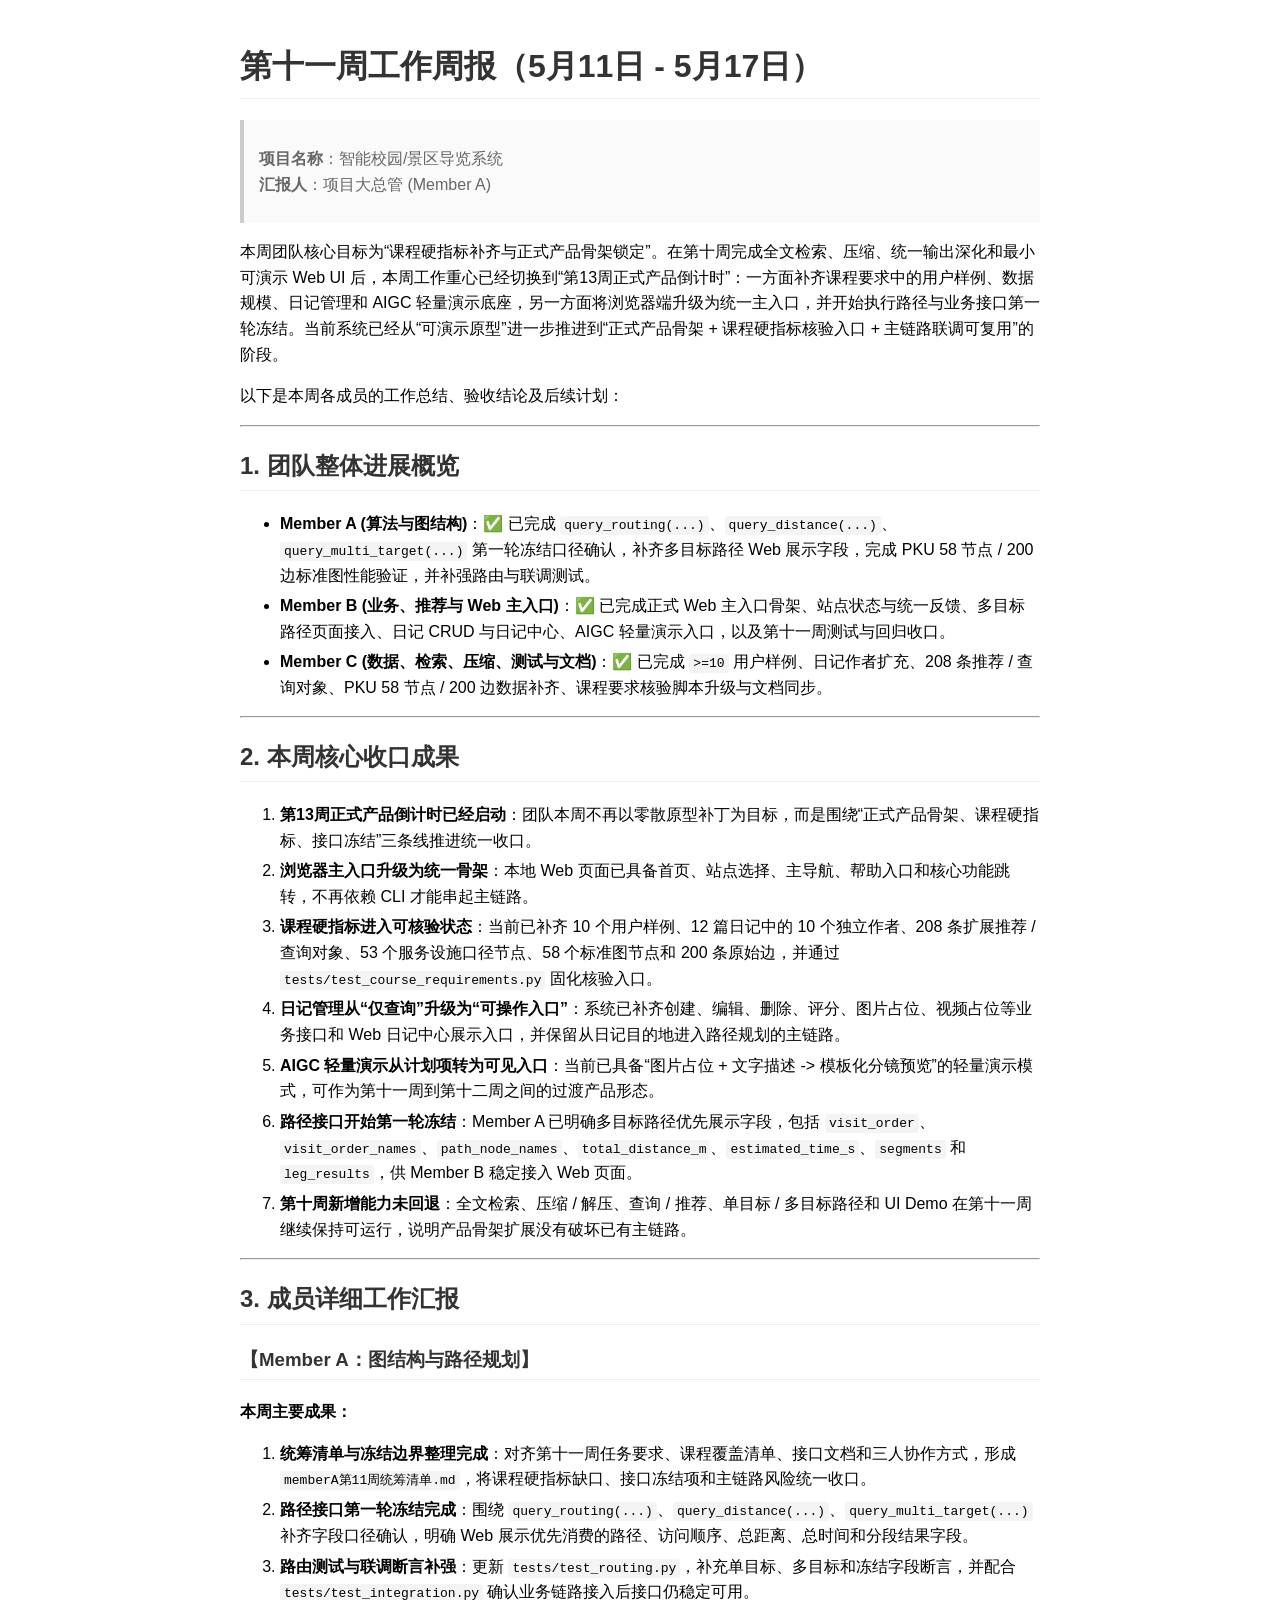
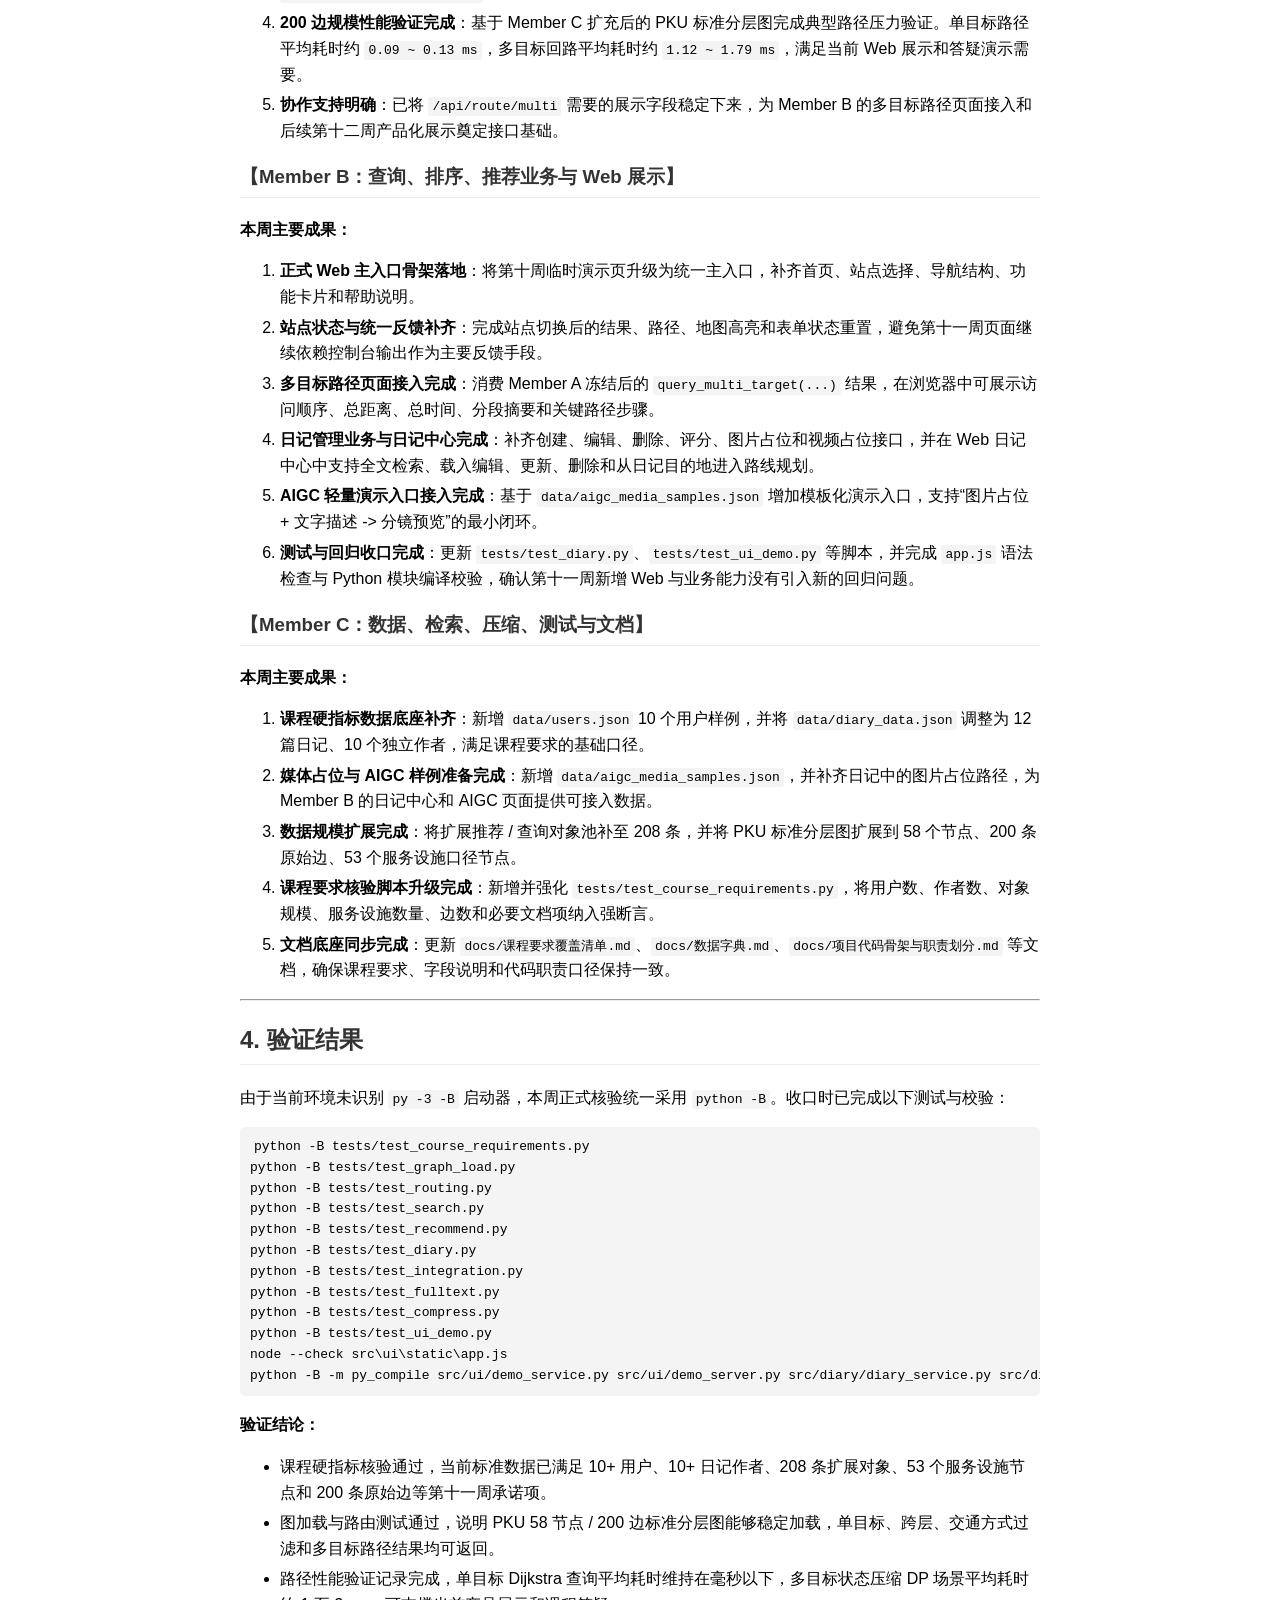
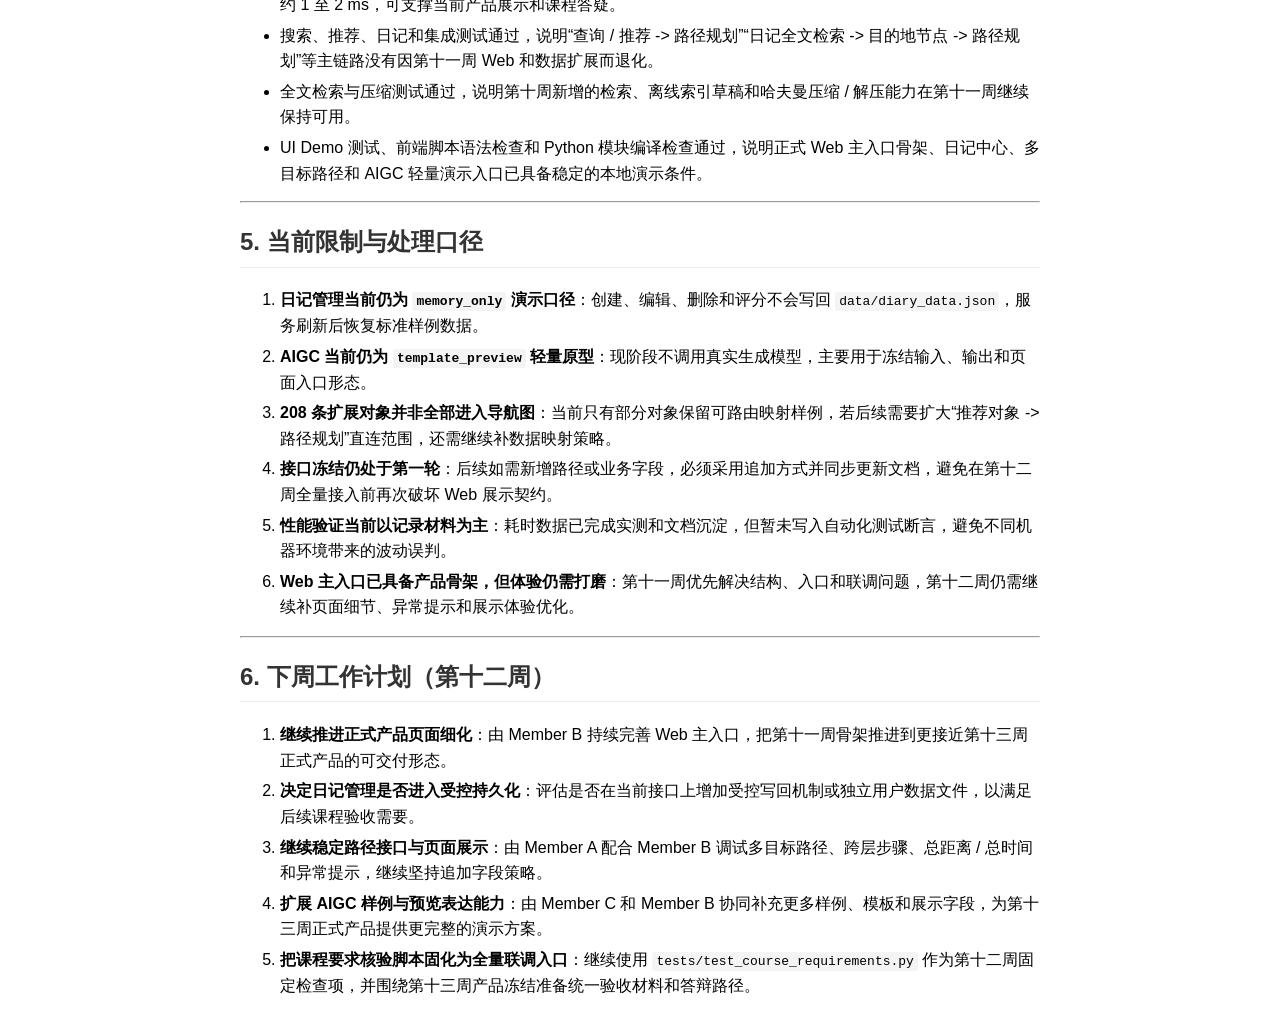
<file: 工作进度/第十一周/第11周周报.html>
<!DOCTYPE html>
<html lang="zh-CN">
<head>
    <meta charset="UTF-8">
    <title>第十一周工作周报</title>
    <style>
        body { font-family: sans-serif; line-height: 1.6; padding: 20px; max-width: 800px; margin: 0 auto; }
        h1, h2, h3 { color: #333; border-bottom: 1px solid #eee; padding-bottom: 5px; }
        pre { background: #f4f4f4; padding: 10px; border-radius: 5px; overflow-x: auto; }
        code { background: #f4f4f4; padding: 2px 4px; border-radius: 3px; font-family: monospace; }
        blockquote { border-left: 4px solid #ccc; margin: 10px 0; padding-left: 15px; color: #666; background: #fafafa; padding: 10px 15px; }
        ul { margin-top: 5px; margin-bottom: 15px; }
        li { margin-bottom: 5px; }
    </style>
</head>
<body>

<h1>第十一周工作周报（5月11日 - 5月17日）</h1>

<blockquote>
<p><strong>项目名称</strong>：智能校园/景区导览系统<br>
<strong>汇报人</strong>：项目大总管 (Member A)</p>
</blockquote>

<p>本周团队核心目标为“课程硬指标补齐与正式产品骨架锁定”。在第十周完成全文检索、压缩、统一输出深化和最小可演示 Web UI 后，本周工作重心已经切换到“第13周正式产品倒计时”：一方面补齐课程要求中的用户样例、数据规模、日记管理和 AIGC 轻量演示底座，另一方面将浏览器端升级为统一主入口，并开始执行路径与业务接口第一轮冻结。当前系统已经从“可演示原型”进一步推进到“正式产品骨架 + 课程硬指标核验入口 + 主链路联调可复用”的阶段。</p>

<p>以下是本周各成员的工作总结、验收结论及后续计划：</p>

<hr>

<h2>1. 团队整体进展概览</h2>

<ul>
    <li><strong>Member A (算法与图结构)</strong>：✅ 已完成 <code>query_routing(...)</code>、<code>query_distance(...)</code>、<code>query_multi_target(...)</code> 第一轮冻结口径确认，补齐多目标路径 Web 展示字段，完成 PKU 58 节点 / 200 边标准图性能验证，并补强路由与联调测试。</li>
    <li><strong>Member B (业务、推荐与 Web 主入口)</strong>：✅ 已完成正式 Web 主入口骨架、站点状态与统一反馈、多目标路径页面接入、日记 CRUD 与日记中心、AIGC 轻量演示入口，以及第十一周测试与回归收口。</li>
    <li><strong>Member C (数据、检索、压缩、测试与文档)</strong>：✅ 已完成 <code>&gt;=10</code> 用户样例、日记作者扩充、208 条推荐 / 查询对象、PKU 58 节点 / 200 边数据补齐、课程要求核验脚本升级与文档同步。</li>
</ul>

<hr>

<h2>2. 本周核心收口成果</h2>

<ol>
    <li><strong>第13周正式产品倒计时已经启动</strong>：团队本周不再以零散原型补丁为目标，而是围绕“正式产品骨架、课程硬指标、接口冻结”三条线推进统一收口。</li>
    <li><strong>浏览器主入口升级为统一骨架</strong>：本地 Web 页面已具备首页、站点选择、主导航、帮助入口和核心功能跳转，不再依赖 CLI 才能串起主链路。</li>
    <li><strong>课程硬指标进入可核验状态</strong>：当前已补齐 10 个用户样例、12 篇日记中的 10 个独立作者、208 条扩展推荐 / 查询对象、53 个服务设施口径节点、58 个标准图节点和 200 条原始边，并通过 <code>tests/test_course_requirements.py</code> 固化核验入口。</li>
    <li><strong>日记管理从“仅查询”升级为“可操作入口”</strong>：系统已补齐创建、编辑、删除、评分、图片占位、视频占位等业务接口和 Web 日记中心展示入口，并保留从日记目的地进入路径规划的主链路。</li>
    <li><strong>AIGC 轻量演示从计划项转为可见入口</strong>：当前已具备“图片占位 + 文字描述 -&gt; 模板化分镜预览”的轻量演示模式，可作为第十一周到第十二周之间的过渡产品形态。</li>
    <li><strong>路径接口开始第一轮冻结</strong>：Member A 已明确多目标路径优先展示字段，包括 <code>visit_order</code>、<code>visit_order_names</code>、<code>path_node_names</code>、<code>total_distance_m</code>、<code>estimated_time_s</code>、<code>segments</code> 和 <code>leg_results</code>，供 Member B 稳定接入 Web 页面。</li>
    <li><strong>第十周新增能力未回退</strong>：全文检索、压缩 / 解压、查询 / 推荐、单目标 / 多目标路径和 UI Demo 在第十一周继续保持可运行，说明产品骨架扩展没有破坏已有主链路。</li>
</ol>

<hr>

<h2>3. 成员详细工作汇报</h2>

<h3>【Member A：图结构与路径规划】</h3>

<p><strong>本周主要成果：</strong></p>
<ol>
    <li><strong>统筹清单与冻结边界整理完成</strong>：对齐第十一周任务要求、课程覆盖清单、接口文档和三人协作方式，形成 <code>memberA第11周统筹清单.md</code>，将课程硬指标缺口、接口冻结项和主链路风险统一收口。</li>
    <li><strong>路径接口第一轮冻结完成</strong>：围绕 <code>query_routing(...)</code>、<code>query_distance(...)</code>、<code>query_multi_target(...)</code> 补齐字段口径确认，明确 Web 展示优先消费的路径、访问顺序、总距离、总时间和分段结果字段。</li>
    <li><strong>路由测试与联调断言补强</strong>：更新 <code>tests/test_routing.py</code>，补充单目标、多目标和冻结字段断言，并配合 <code>tests/test_integration.py</code> 确认业务链路接入后接口仍稳定可用。</li>
    <li><strong>200 边规模性能验证完成</strong>：基于 Member C 扩充后的 PKU 标准分层图完成典型路径压力验证。单目标路径平均耗时约 <code>0.09 ~ 0.13 ms</code>，多目标回路平均耗时约 <code>1.12 ~ 1.79 ms</code>，满足当前 Web 展示和答疑演示需要。</li>
    <li><strong>协作支持明确</strong>：已将 <code>/api/route/multi</code> 需要的展示字段稳定下来，为 Member B 的多目标路径页面接入和后续第十二周产品化展示奠定接口基础。</li>
</ol>

<h3>【Member B：查询、排序、推荐业务与 Web 展示】</h3>

<p><strong>本周主要成果：</strong></p>
<ol>
    <li><strong>正式 Web 主入口骨架落地</strong>：将第十周临时演示页升级为统一主入口，补齐首页、站点选择、导航结构、功能卡片和帮助说明。</li>
    <li><strong>站点状态与统一反馈补齐</strong>：完成站点切换后的结果、路径、地图高亮和表单状态重置，避免第十一周页面继续依赖控制台输出作为主要反馈手段。</li>
    <li><strong>多目标路径页面接入完成</strong>：消费 Member A 冻结后的 <code>query_multi_target(...)</code> 结果，在浏览器中可展示访问顺序、总距离、总时间、分段摘要和关键路径步骤。</li>
    <li><strong>日记管理业务与日记中心完成</strong>：补齐创建、编辑、删除、评分、图片占位和视频占位接口，并在 Web 日记中心中支持全文检索、载入编辑、更新、删除和从日记目的地进入路线规划。</li>
    <li><strong>AIGC 轻量演示入口接入完成</strong>：基于 <code>data/aigc_media_samples.json</code> 增加模板化演示入口，支持“图片占位 + 文字描述 -&gt; 分镜预览”的最小闭环。</li>
    <li><strong>测试与回归收口完成</strong>：更新 <code>tests/test_diary.py</code>、<code>tests/test_ui_demo.py</code> 等脚本，并完成 <code>app.js</code> 语法检查与 Python 模块编译校验，确认第十一周新增 Web 与业务能力没有引入新的回归问题。</li>
</ol>

<h3>【Member C：数据、检索、压缩、测试与文档】</h3>

<p><strong>本周主要成果：</strong></p>
<ol>
    <li><strong>课程硬指标数据底座补齐</strong>：新增 <code>data/users.json</code> 10 个用户样例，并将 <code>data/diary_data.json</code> 调整为 12 篇日记、10 个独立作者，满足课程要求的基础口径。</li>
    <li><strong>媒体占位与 AIGC 样例准备完成</strong>：新增 <code>data/aigc_media_samples.json</code>，并补齐日记中的图片占位路径，为 Member B 的日记中心和 AIGC 页面提供可接入数据。</li>
    <li><strong>数据规模扩展完成</strong>：将扩展推荐 / 查询对象池补至 208 条，并将 PKU 标准分层图扩展到 58 个节点、200 条原始边、53 个服务设施口径节点。</li>
    <li><strong>课程要求核验脚本升级完成</strong>：新增并强化 <code>tests/test_course_requirements.py</code>，将用户数、作者数、对象规模、服务设施数量、边数和必要文档项纳入强断言。</li>
    <li><strong>文档底座同步完成</strong>：更新 <code>docs/课程要求覆盖清单.md</code>、<code>docs/数据字典.md</code>、<code>docs/项目代码骨架与职责划分.md</code> 等文档，确保课程要求、字段说明和代码职责口径保持一致。</li>
</ol>

<hr>

<h2>4. 验证结果</h2>

<p>由于当前环境未识别 <code>py -3 -B</code> 启动器，本周正式核验统一采用 <code>python -B</code>。收口时已完成以下测试与校验：</p>

<pre><code>python -B tests/test_course_requirements.py
python -B tests/test_graph_load.py
python -B tests/test_routing.py
python -B tests/test_search.py
python -B tests/test_recommend.py
python -B tests/test_diary.py
python -B tests/test_integration.py
python -B tests/test_fulltext.py
python -B tests/test_compress.py
python -B tests/test_ui_demo.py
node --check src\ui\static\app.js
python -B -m py_compile src/ui/demo_service.py src/ui/demo_server.py src/diary/diary_service.py src/diary/__init__.py</code></pre>

<p><strong>验证结论：</strong></p>
<ul>
    <li>课程硬指标核验通过，当前标准数据已满足 10+ 用户、10+ 日记作者、208 条扩展对象、53 个服务设施节点和 200 条原始边等第十一周承诺项。</li>
    <li>图加载与路由测试通过，说明 PKU 58 节点 / 200 边标准分层图能够稳定加载，单目标、跨层、交通方式过滤和多目标路径结果均可返回。</li>
    <li>路径性能验证记录完成，单目标 Dijkstra 查询平均耗时维持在毫秒以下，多目标状态压缩 DP 场景平均耗时约 1 至 2 ms，可支撑当前产品展示和课程答疑。</li>
    <li>搜索、推荐、日记和集成测试通过，说明“查询 / 推荐 -&gt; 路径规划”“日记全文检索 -&gt; 目的地节点 -&gt; 路径规划”等主链路没有因第十一周 Web 和数据扩展而退化。</li>
    <li>全文检索与压缩测试通过，说明第十周新增的检索、离线索引草稿和哈夫曼压缩 / 解压能力在第十一周继续保持可用。</li>
    <li>UI Demo 测试、前端脚本语法检查和 Python 模块编译检查通过，说明正式 Web 主入口骨架、日记中心、多目标路径和 AIGC 轻量演示入口已具备稳定的本地演示条件。</li>
</ul>

<hr>

<h2>5. 当前限制与处理口径</h2>

<ol>
    <li><strong>日记管理当前仍为 <code>memory_only</code> 演示口径</strong>：创建、编辑、删除和评分不会写回 <code>data/diary_data.json</code>，服务刷新后恢复标准样例数据。</li>
    <li><strong>AIGC 当前仍为 <code>template_preview</code> 轻量原型</strong>：现阶段不调用真实生成模型，主要用于冻结输入、输出和页面入口形态。</li>
    <li><strong>208 条扩展对象并非全部进入导航图</strong>：当前只有部分对象保留可路由映射样例，若后续需要扩大“推荐对象 -&gt; 路径规划”直连范围，还需继续补数据映射策略。</li>
    <li><strong>接口冻结仍处于第一轮</strong>：后续如需新增路径或业务字段，必须采用追加方式并同步更新文档，避免在第十二周全量接入前再次破坏 Web 展示契约。</li>
    <li><strong>性能验证当前以记录材料为主</strong>：耗时数据已完成实测和文档沉淀，但暂未写入自动化测试断言，避免不同机器环境带来的波动误判。</li>
    <li><strong>Web 主入口已具备产品骨架，但体验仍需打磨</strong>：第十一周优先解决结构、入口和联调问题，第十二周仍需继续补页面细节、异常提示和展示体验优化。</li>
</ol>

<hr>

<h2>6. 下周工作计划（第十二周）</h2>

<ol>
    <li><strong>继续推进正式产品页面细化</strong>：由 Member B 持续完善 Web 主入口，把第十一周骨架推进到更接近第十三周正式产品的可交付形态。</li>
    <li><strong>决定日记管理是否进入受控持久化</strong>：评估是否在当前接口上增加受控写回机制或独立用户数据文件，以满足后续课程验收需要。</li>
    <li><strong>继续稳定路径接口与页面展示</strong>：由 Member A 配合 Member B 调试多目标路径、跨层步骤、总距离 / 总时间和异常提示，继续坚持追加字段策略。</li>
    <li><strong>扩展 AIGC 样例与预览表达能力</strong>：由 Member C 和 Member B 协同补充更多样例、模板和展示字段，为第十三周正式产品提供更完整的演示方案。</li>
    <li><strong>把课程要求核验脚本固化为全量联调入口</strong>：继续使用 <code>tests/test_course_requirements.py</code> 作为第十二周固定检查项，并围绕第十三周产品冻结准备统一验收材料和答辩路径。</li>
</ol>

</body>
</html>
</file>
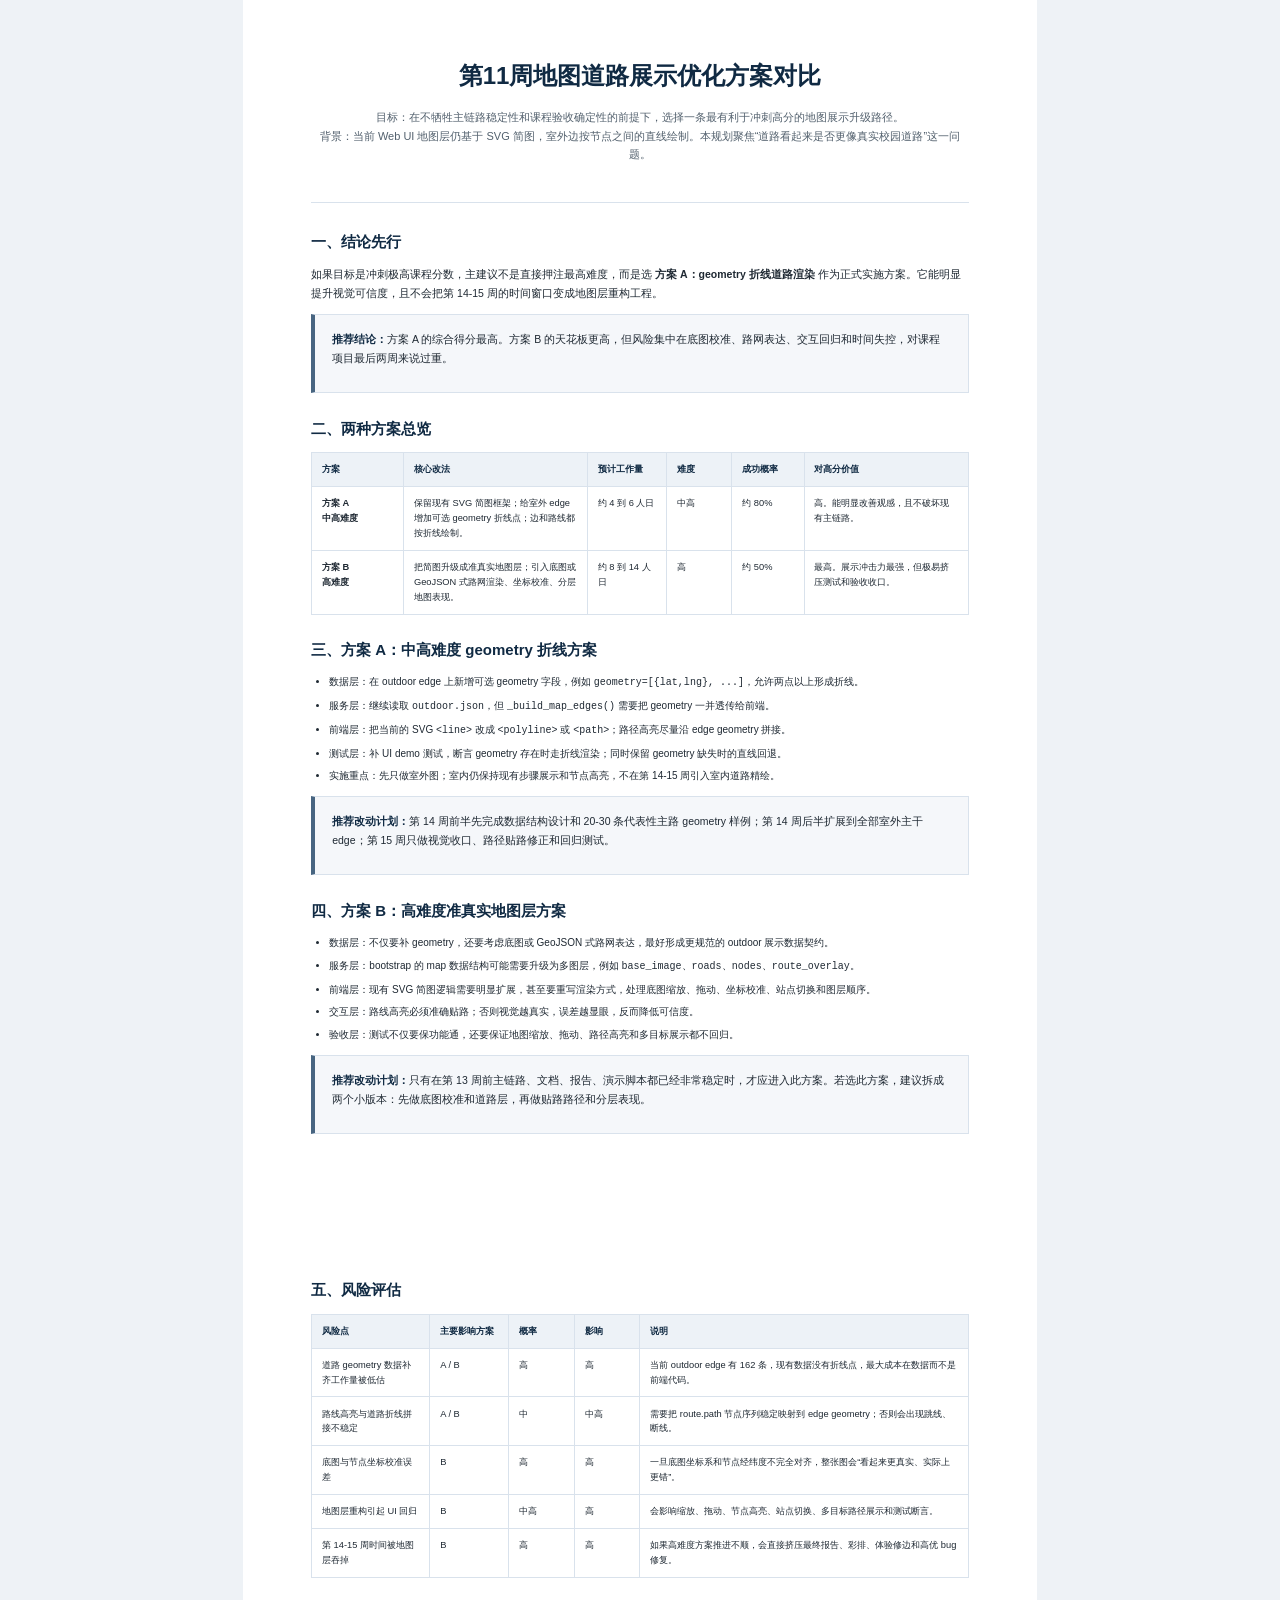
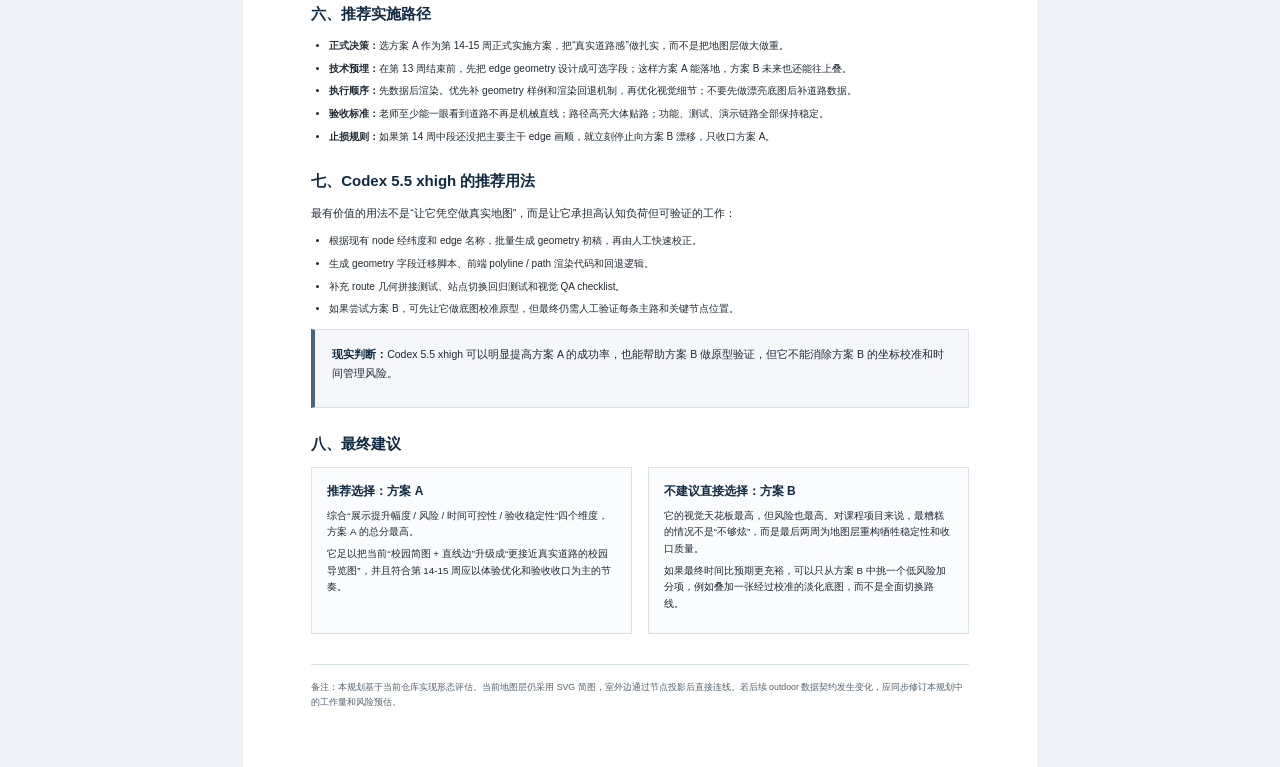
<file: 工作进度/第十一周/第11周地图道路展示优化方案对比.html>
<!DOCTYPE html>
<html lang="zh-CN">
  <head>
    <meta charset="UTF-8" />
    <meta name="viewport" content="width=device-width, initial-scale=1.0" />
    <title>第11周地图道路展示优化方案对比</title>
    <style>
      :root {
        --ink: #1f2933;
        --muted: #52606d;
        --line: #d9e2ec;
        --soft: #f5f7fa;
        --accent: #102a43;
      }

      * {
        box-sizing: border-box;
      }

      body {
        margin: 0;
        font-family: "Microsoft YaHei", "SimSun", sans-serif;
        color: var(--ink);
        background: #eef2f6;
      }

      .page {
        width: 210mm;
        min-height: 297mm;
        margin: 0 auto;
        padding: 16mm 18mm;
        background: #ffffff;
      }

      h1,
      h2,
      h3,
      p,
      li {
        margin: 0;
      }

      .hero {
        text-align: center;
        border-bottom: 1px solid var(--line);
        padding-bottom: 10mm;
        margin-bottom: 8mm;
      }

      .hero h1 {
        font-size: 24px;
        line-height: 1.35;
        color: var(--accent);
        margin-bottom: 4mm;
      }

      .hero p {
        font-size: 11px;
        line-height: 1.7;
        color: var(--muted);
      }

      .section {
        margin-top: 7mm;
      }

      .section h2 {
        font-size: 15px;
        color: var(--accent);
        margin-bottom: 3.5mm;
      }

      .section p {
        font-size: 10.5px;
        line-height: 1.8;
        margin-bottom: 2.4mm;
      }

      .callout {
        background: var(--soft);
        border: 1px solid var(--line);
        border-left: 4px solid #486581;
        padding: 4mm 4.5mm;
        margin-top: 3mm;
      }

      .callout strong {
        color: var(--accent);
      }

      ul {
        margin: 2mm 0 0 0;
        padding-left: 4.8mm;
      }

      li {
        font-size: 10px;
        line-height: 1.75;
        margin-bottom: 1.4mm;
      }

      table {
        width: 100%;
        border-collapse: collapse;
        table-layout: fixed;
        margin-top: 3mm;
      }

      th,
      td {
        border: 1px solid var(--line);
        vertical-align: top;
        text-align: left;
        padding: 2.4mm 2.6mm;
        font-size: 9.3px;
        line-height: 1.6;
      }

      th {
        background: #edf2f7;
        color: var(--accent);
      }

      .mini {
        font-size: 8.8px;
        color: var(--muted);
      }

      .score {
        display: grid;
        grid-template-columns: 1fr 1fr;
        gap: 4mm;
        margin-top: 3mm;
      }

      .score-card {
        border: 1px solid var(--line);
        background: #fbfcfe;
        padding: 4mm;
      }

      .score-card h3 {
        font-size: 12px;
        color: var(--accent);
        margin-bottom: 2mm;
      }

      .score-card p {
        font-size: 9.8px;
        line-height: 1.7;
        margin-bottom: 1.4mm;
      }

      .footer-note {
        margin-top: 8mm;
        padding-top: 4mm;
        border-top: 1px solid var(--line);
        font-size: 8.8px;
        line-height: 1.7;
        color: var(--muted);
      }

      @page {
        size: A4;
        margin: 0;
      }

      @media print {
        body {
          background: #ffffff;
        }

        .page {
          margin: 0;
          width: 210mm;
          min-height: 297mm;
          page-break-after: always;
        }

        .page:last-child {
          page-break-after: auto;
        }
      }
    </style>
  </head>
  <body>
    <main class="page">
      <section class="hero">
        <h1>第11周地图道路展示优化方案对比</h1>
        <p>目标：在不牺牲主链路稳定性和课程验收确定性的前提下，选择一条最有利于冲刺高分的地图展示升级路径。</p>
        <p>背景：当前 Web UI 地图层仍基于 SVG 简图，室外边按节点之间的直线绘制。本规划聚焦“道路看起来是否更像真实校园道路”这一问题。</p>
      </section>

      <section class="section">
        <h2>一、结论先行</h2>
        <p>如果目标是冲刺极高课程分数，主建议不是直接押注最高难度，而是选 <strong>方案 A：geometry 折线道路渲染</strong> 作为正式实施方案。它能明显提升视觉可信度，且不会把第 14-15 周的时间窗口变成地图层重构工程。</p>
        <div class="callout">
          <p><strong>推荐结论：</strong>方案 A 的综合得分最高。方案 B 的天花板更高，但风险集中在底图校准、路网表达、交互回归和时间失控，对课程项目最后两周来说过重。</p>
        </div>
      </section>

      <section class="section">
        <h2>二、两种方案总览</h2>
        <table>
          <thead>
            <tr>
              <th style="width: 14%;">方案</th>
              <th style="width: 28%;">核心改法</th>
              <th style="width: 12%;">预计工作量</th>
              <th style="width: 10%;">难度</th>
              <th style="width: 11%;">成功概率</th>
              <th style="width: 25%;">对高分价值</th>
            </tr>
          </thead>
          <tbody>
            <tr>
              <td><strong>方案 A<br />中高难度</strong></td>
              <td>保留现有 SVG 简图框架；给室外 edge 增加可选 geometry 折线点；边和路线都按折线绘制。</td>
              <td>约 4 到 6 人日</td>
              <td>中高</td>
              <td>约 80%</td>
              <td>高。能明显改善观感，且不破坏现有主链路。</td>
            </tr>
            <tr>
              <td><strong>方案 B<br />高难度</strong></td>
              <td>把简图升级成准真实地图层；引入底图或 GeoJSON 式路网渲染、坐标校准、分层地图表现。</td>
              <td>约 8 到 14 人日</td>
              <td>高</td>
              <td>约 50%</td>
              <td>最高。展示冲击力最强，但极易挤压测试和验收收口。</td>
            </tr>
          </tbody>
        </table>
      </section>

      <section class="section">
        <h2>三、方案 A：中高难度 geometry 折线方案</h2>
        <ul>
          <li>数据层：在 outdoor edge 上新增可选 geometry 字段，例如 <code>geometry=[{lat,lng}, ...]</code>，允许两点以上形成折线。</li>
          <li>服务层：继续读取 <code>outdoor.json</code>，但 <code>_build_map_edges()</code> 需要把 geometry 一并透传给前端。</li>
          <li>前端层：把当前的 SVG <code>&lt;line&gt;</code> 改成 <code>&lt;polyline&gt;</code> 或 <code>&lt;path&gt;</code>；路径高亮尽量沿 edge geometry 拼接。</li>
          <li>测试层：补 UI demo 测试，断言 geometry 存在时走折线渲染；同时保留 geometry 缺失时的直线回退。</li>
          <li>实施重点：先只做室外图；室内仍保持现有步骤展示和节点高亮，不在第 14-15 周引入室内道路精绘。</li>
        </ul>
        <div class="callout">
          <p><strong>推荐改动计划：</strong>第 14 周前半先完成数据结构设计和 20-30 条代表性主路 geometry 样例；第 14 周后半扩展到全部室外主干 edge；第 15 周只做视觉收口、路径贴路修正和回归测试。</p>
        </div>
      </section>

      <section class="section">
        <h2>四、方案 B：高难度准真实地图层方案</h2>
        <ul>
          <li>数据层：不仅要补 geometry，还要考虑底图或 GeoJSON 式路网表达，最好形成更规范的 outdoor 展示数据契约。</li>
          <li>服务层：bootstrap 的 map 数据结构可能需要升级为多图层，例如 <code>base_image</code>、<code>roads</code>、<code>nodes</code>、<code>route_overlay</code>。</li>
          <li>前端层：现有 SVG 简图逻辑需要明显扩展，甚至要重写渲染方式，处理底图缩放、拖动、坐标校准、站点切换和图层顺序。</li>
          <li>交互层：路线高亮必须准确贴路；否则视觉越真实，误差越显眼，反而降低可信度。</li>
          <li>验收层：测试不仅要保功能通，还要保证地图缩放、拖动、路径高亮和多目标展示都不回归。</li>
        </ul>
        <div class="callout">
          <p><strong>推荐改动计划：</strong>只有在第 13 周前主链路、文档、报告、演示脚本都已经非常稳定时，才应进入此方案。若选此方案，建议拆成两个小版本：先做底图校准和道路层，再做贴路路径和分层表现。</p>
        </div>
      </section>
    </main>

    <main class="page">
      <section class="section">
        <h2>五、风险评估</h2>
        <table>
          <thead>
            <tr>
              <th style="width: 18%;">风险点</th>
              <th style="width: 12%;">主要影响方案</th>
              <th style="width: 10%;">概率</th>
              <th style="width: 10%;">影响</th>
              <th style="width: 50%;">说明</th>
            </tr>
          </thead>
          <tbody>
            <tr>
              <td>道路 geometry 数据补齐工作量被低估</td>
              <td>A / B</td>
              <td>高</td>
              <td>高</td>
              <td>当前 outdoor edge 有 162 条，现有数据没有折线点，最大成本在数据而不是前端代码。</td>
            </tr>
            <tr>
              <td>路线高亮与道路折线拼接不稳定</td>
              <td>A / B</td>
              <td>中</td>
              <td>中高</td>
              <td>需要把 route.path 节点序列稳定映射到 edge geometry；否则会出现跳线、断线。</td>
            </tr>
            <tr>
              <td>底图与节点坐标校准误差</td>
              <td>B</td>
              <td>高</td>
              <td>高</td>
              <td>一旦底图坐标系和节点经纬度不完全对齐，整张图会“看起来更真实、实际上更错”。</td>
            </tr>
            <tr>
              <td>地图层重构引起 UI 回归</td>
              <td>B</td>
              <td>中高</td>
              <td>高</td>
              <td>会影响缩放、拖动、节点高亮、站点切换、多目标路径展示和测试断言。</td>
            </tr>
            <tr>
              <td>第 14-15 周时间被地图层吞掉</td>
              <td>B</td>
              <td>高</td>
              <td>高</td>
              <td>如果高难度方案推进不顺，会直接挤压最终报告、彩排、体验修边和高优 bug 修复。</td>
            </tr>
          </tbody>
        </table>
      </section>

      <section class="section">
        <h2>六、推荐实施路径</h2>
        <ul>
          <li><strong>正式决策：</strong>选方案 A 作为第 14-15 周正式实施方案，把“真实道路感”做扎实，而不是把地图层做大做重。</li>
          <li><strong>技术预埋：</strong>在第 13 周结束前，先把 edge geometry 设计成可选字段；这样方案 A 能落地，方案 B 未来也还能往上叠。</li>
          <li><strong>执行顺序：</strong>先数据后渲染。优先补 geometry 样例和渲染回退机制，再优化视觉细节；不要先做漂亮底图后补道路数据。</li>
          <li><strong>验收标准：</strong>老师至少能一眼看到道路不再是机械直线；路径高亮大体贴路；功能、测试、演示链路全部保持稳定。</li>
          <li><strong>止损规则：</strong>如果第 14 周中段还没把主要主干 edge 画顺，就立刻停止向方案 B 漂移，只收口方案 A。</li>
        </ul>
      </section>

      <section class="section">
        <h2>七、Codex 5.5 xhigh 的推荐用法</h2>
        <p>最有价值的用法不是“让它凭空做真实地图”，而是让它承担高认知负荷但可验证的工作：</p>
        <ul>
          <li>根据现有 node 经纬度和 edge 名称，批量生成 geometry 初稿，再由人工快速校正。</li>
          <li>生成 geometry 字段迁移脚本、前端 polyline / path 渲染代码和回退逻辑。</li>
          <li>补充 route 几何拼接测试、站点切换回归测试和视觉 QA checklist。</li>
          <li>如果尝试方案 B，可先让它做底图校准原型，但最终仍需人工验证每条主路和关键节点位置。</li>
        </ul>
        <div class="callout">
          <p><strong>现实判断：</strong>Codex 5.5 xhigh 可以明显提高方案 A 的成功率，也能帮助方案 B 做原型验证，但它不能消除方案 B 的坐标校准和时间管理风险。</p>
        </div>
      </section>

      <section class="section">
        <h2>八、最终建议</h2>
        <div class="score">
          <article class="score-card">
            <h3>推荐选择：方案 A</h3>
            <p>综合“展示提升幅度 / 风险 / 时间可控性 / 验收稳定性”四个维度，方案 A 的总分最高。</p>
            <p>它足以把当前“校园简图 + 直线边”升级成“更接近真实道路的校园导览图”，并且符合第 14-15 周应以体验优化和验收收口为主的节奏。</p>
          </article>
          <article class="score-card">
            <h3>不建议直接选择：方案 B</h3>
            <p>它的视觉天花板最高，但风险也最高。对课程项目来说，最糟糕的情况不是“不够炫”，而是最后两周为地图层重构牺牲稳定性和收口质量。</p>
            <p>如果最终时间比预期更充裕，可以只从方案 B 中挑一个低风险加分项，例如叠加一张经过校准的淡化底图，而不是全面切换路线。</p>
          </article>
        </div>
      </section>

      <p class="footer-note">备注：本规划基于当前仓库实现形态评估。当前地图层仍采用 SVG 简图，室外边通过节点投影后直接连线。若后续 outdoor 数据契约发生变化，应同步修订本规划中的工作量和风险预估。</p>
    </main>
  </body>
</html>
</file>
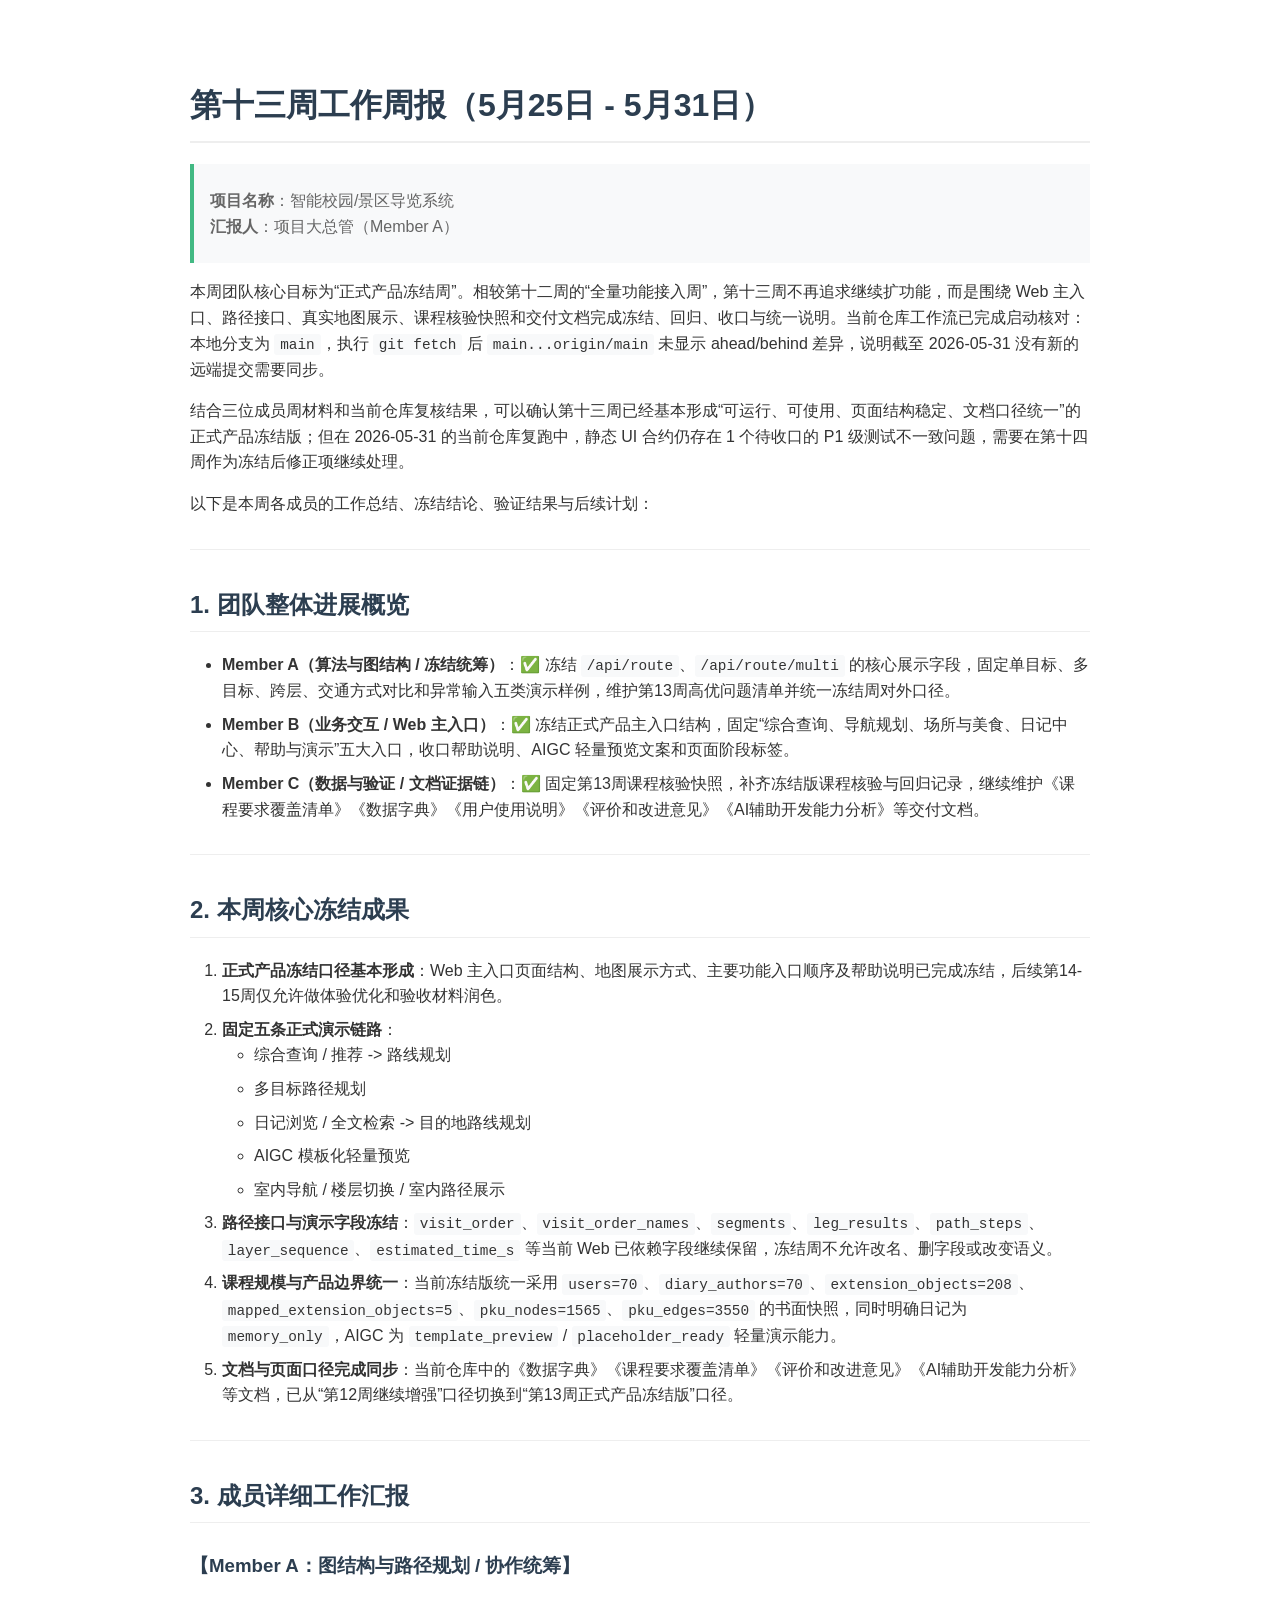
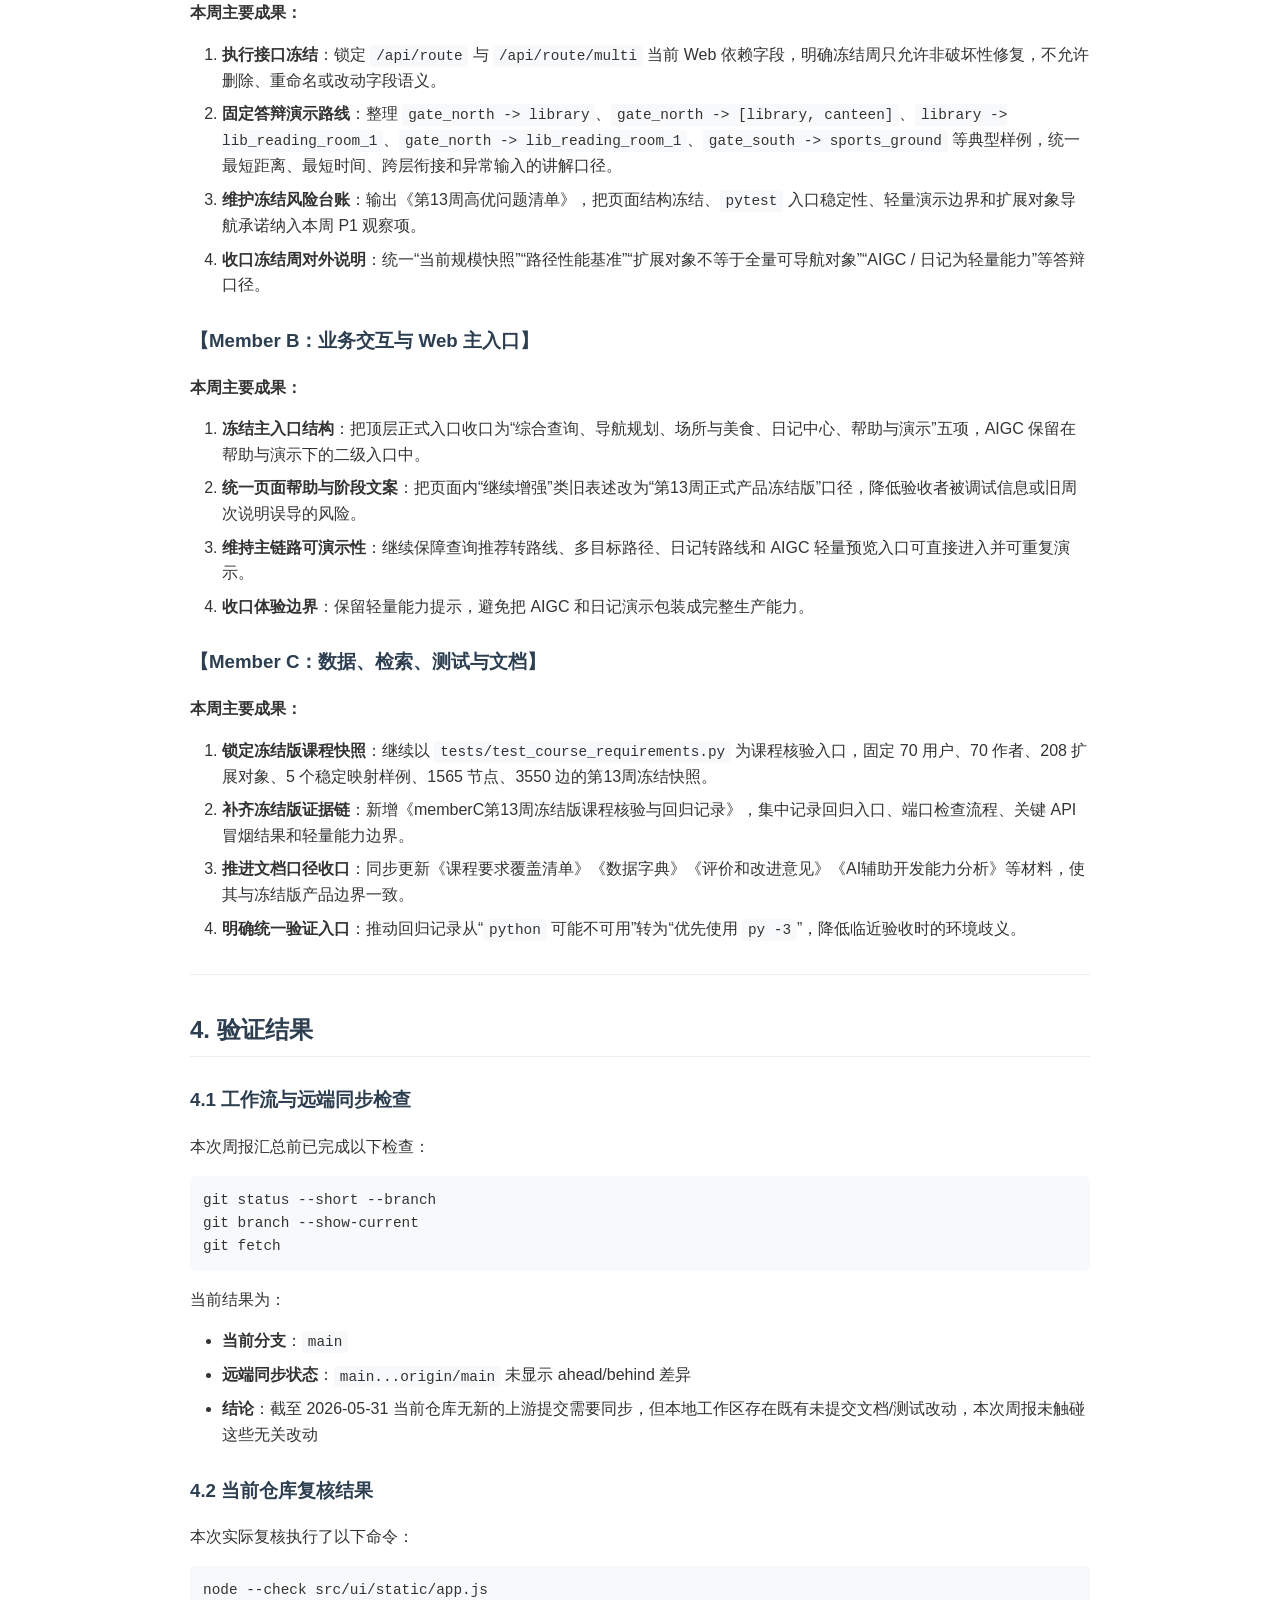
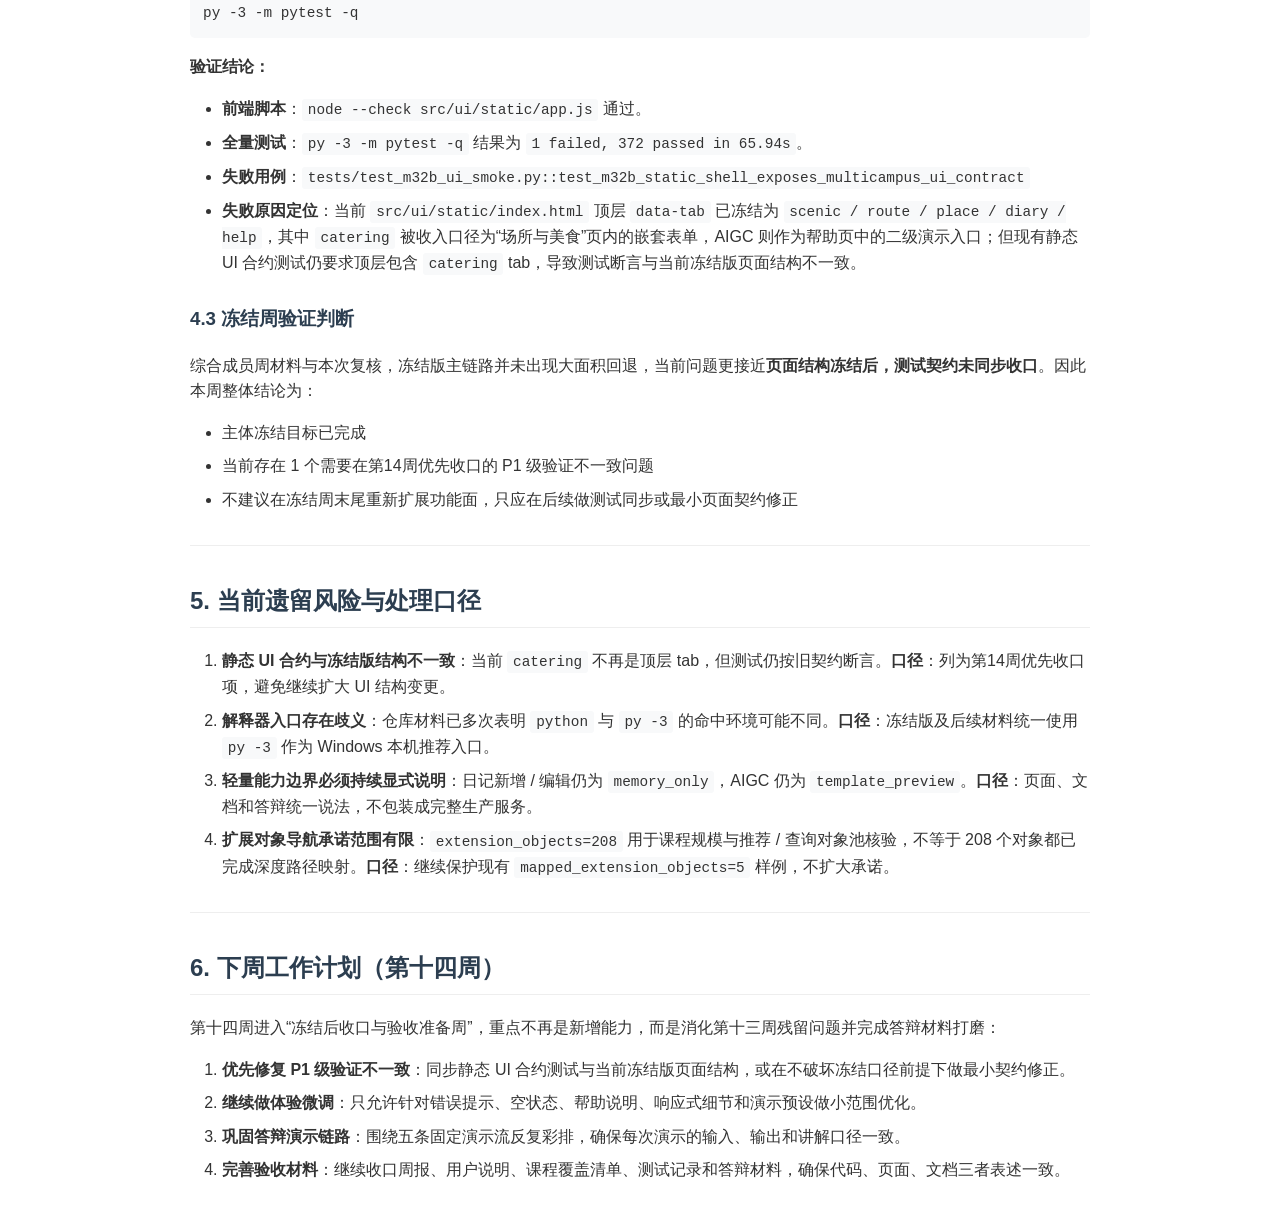
<file: 工作进度/第十三周/第13周周报.html>
<!DOCTYPE html>
<html lang="zh-CN">
<head>
    <meta charset="UTF-8">
    <meta name="viewport" content="width=device-width, initial-scale=1.0">
    <title>第十三周工作周报（5月25日 - 5月31日）</title>
    <style>
        body { font-family: -apple-system, BlinkMacSystemFont, "Segoe UI", Roboto, "Helvetica Neue", Arial, sans-serif; line-height: 1.6; color: #333; max-width: 900px; margin: 0 auto; padding: 2rem; }
        h1, h2, h3 { color: #2c3e50; margin-top: 1.5em; }
        h1 { border-bottom: 2px solid #eee; padding-bottom: 0.3em; }
        h2 { border-bottom: 1px solid #eee; padding-bottom: 0.3em; }
        blockquote { border-left: 4px solid #42b983; padding: 0.5em 1em; margin: 1em 0; background: #f8f9fa; color: #666; }
        code { background-color: #f8f9fa; padding: 0.2em 0.4em; border-radius: 3px; font-family: "SFMono-Regular", Consolas, "Liberation Mono", Menlo, monospace; font-size: 0.9em; }
        pre { background-color: #f8f9fa; padding: 1em; border-radius: 5px; overflow-x: auto; }
        pre code { background-color: transparent; padding: 0; }
        ul, ol { padding-left: 2em; }
        li { margin-bottom: 0.5em; }
        hr { border: 0; border-top: 1px solid #eee; margin: 2em 0; }
    </style>
</head>
<body>
    <h1>第十三周工作周报（5月25日 - 5月31日）</h1>
    <blockquote>
        <p><strong>项目名称</strong>：智能校园/景区导览系统<br>
        <strong>汇报人</strong>：项目大总管（Member A）</p>
    </blockquote>
    <p>本周团队核心目标为“正式产品冻结周”。相较第十二周的“全量功能接入周”，第十三周不再追求继续扩功能，而是围绕 Web 主入口、路径接口、真实地图展示、课程核验快照和交付文档完成冻结、回归、收口与统一说明。当前仓库工作流已完成启动核对：本地分支为 <code>main</code>，执行 <code>git fetch</code> 后 <code>main...origin/main</code> 未显示 ahead/behind 差异，说明截至 2026-05-31 没有新的远端提交需要同步。</p>
    <p>结合三位成员周材料和当前仓库复核结果，可以确认第十三周已经基本形成“可运行、可使用、页面结构稳定、文档口径统一”的正式产品冻结版；但在 2026-05-31 的当前仓库复跑中，静态 UI 合约仍存在 1 个待收口的 P1 级测试不一致问题，需要在第十四周作为冻结后修正项继续处理。</p>
    <p>以下是本周各成员的工作总结、冻结结论、验证结果与后续计划：</p>
    <hr>
    <h2>1. 团队整体进展概览</h2>
    <ul>
        <li><strong>Member A（算法与图结构 / 冻结统筹）</strong>：✅ 冻结 <code>/api/route</code>、<code>/api/route/multi</code> 的核心展示字段，固定单目标、多目标、跨层、交通方式对比和异常输入五类演示样例，维护第13周高优问题清单并统一冻结周对外口径。</li>
        <li><strong>Member B（业务交互 / Web 主入口）</strong>：✅ 冻结正式产品主入口结构，固定“综合查询、导航规划、场所与美食、日记中心、帮助与演示”五大入口，收口帮助说明、AIGC 轻量预览文案和页面阶段标签。</li>
        <li><strong>Member C（数据与验证 / 文档证据链）</strong>：✅ 固定第13周课程核验快照，补齐冻结版课程核验与回归记录，继续维护《课程要求覆盖清单》《数据字典》《用户使用说明》《评价和改进意见》《AI辅助开发能力分析》等交付文档。</li>
    </ul>
    <hr>
    <h2>2. 本周核心冻结成果</h2>
    <ol>
        <li><strong>正式产品冻结口径基本形成</strong>：Web 主入口页面结构、地图展示方式、主要功能入口顺序及帮助说明已完成冻结，后续第14-15周仅允许做体验优化和验收材料润色。</li>
        <li><strong>固定五条正式演示链路</strong>：
            <ul>
                <li>综合查询 / 推荐 -&gt; 路线规划</li>
                <li>多目标路径规划</li>
                <li>日记浏览 / 全文检索 -&gt; 目的地路线规划</li>
                <li>AIGC 模板化轻量预览</li>
                <li>室内导航 / 楼层切换 / 室内路径展示</li>
            </ul>
        </li>
        <li><strong>路径接口与演示字段冻结</strong>：<code>visit_order</code>、<code>visit_order_names</code>、<code>segments</code>、<code>leg_results</code>、<code>path_steps</code>、<code>layer_sequence</code>、<code>estimated_time_s</code> 等当前 Web 已依赖字段继续保留，冻结周不允许改名、删字段或改变语义。</li>
        <li><strong>课程规模与产品边界统一</strong>：当前冻结版统一采用 <code>users=70</code>、<code>diary_authors=70</code>、<code>extension_objects=208</code>、<code>mapped_extension_objects=5</code>、<code>pku_nodes=1565</code>、<code>pku_edges=3550</code> 的书面快照，同时明确日记为 <code>memory_only</code>，AIGC 为 <code>template_preview</code> / <code>placeholder_ready</code> 轻量演示能力。</li>
        <li><strong>文档与页面口径完成同步</strong>：当前仓库中的《数据字典》《课程要求覆盖清单》《评价和改进意见》《AI辅助开发能力分析》等文档，已从“第12周继续增强”口径切换到“第13周正式产品冻结版”口径。</li>
    </ol>
    <hr>
    <h2>3. 成员详细工作汇报</h2>
    <h3>【Member A：图结构与路径规划 / 协作统筹】</h3>
    <p><strong>本周主要成果：</strong></p>
    <ol>
        <li><strong>执行接口冻结</strong>：锁定 <code>/api/route</code> 与 <code>/api/route/multi</code> 当前 Web 依赖字段，明确冻结周只允许非破坏性修复，不允许删除、重命名或改动字段语义。</li>
        <li><strong>固定答辩演示路线</strong>：整理 <code>gate_north -&gt; library</code>、<code>gate_north -&gt; [library, canteen]</code>、<code>library -&gt; lib_reading_room_1</code>、<code>gate_north -&gt; lib_reading_room_1</code>、<code>gate_south -&gt; sports_ground</code> 等典型样例，统一最短距离、最短时间、跨层衔接和异常输入的讲解口径。</li>
        <li><strong>维护冻结风险台账</strong>：输出《第13周高优问题清单》，把页面结构冻结、<code>pytest</code> 入口稳定性、轻量演示边界和扩展对象导航承诺纳入本周 P1 观察项。</li>
        <li><strong>收口冻结周对外说明</strong>：统一“当前规模快照”“路径性能基准”“扩展对象不等于全量可导航对象”“AIGC / 日记为轻量能力”等答辩口径。</li>
    </ol>
    <h3>【Member B：业务交互与 Web 主入口】</h3>
    <p><strong>本周主要成果：</strong></p>
    <ol>
        <li><strong>冻结主入口结构</strong>：把顶层正式入口收口为“综合查询、导航规划、场所与美食、日记中心、帮助与演示”五项，AIGC 保留在帮助与演示下的二级入口中。</li>
        <li><strong>统一页面帮助与阶段文案</strong>：把页面内“继续增强”类旧表述改为“第13周正式产品冻结版”口径，降低验收者被调试信息或旧周次说明误导的风险。</li>
        <li><strong>维持主链路可演示性</strong>：继续保障查询推荐转路线、多目标路径、日记转路线和 AIGC 轻量预览入口可直接进入并可重复演示。</li>
        <li><strong>收口体验边界</strong>：保留轻量能力提示，避免把 AIGC 和日记演示包装成完整生产能力。</li>
    </ol>
    <h3>【Member C：数据、检索、测试与文档】</h3>
    <p><strong>本周主要成果：</strong></p>
    <ol>
        <li><strong>锁定冻结版课程快照</strong>：继续以 <code>tests/test_course_requirements.py</code> 为课程核验入口，固定 70 用户、70 作者、208 扩展对象、5 个稳定映射样例、1565 节点、3550 边的第13周冻结快照。</li>
        <li><strong>补齐冻结版证据链</strong>：新增《memberC第13周冻结版课程核验与回归记录》，集中记录回归入口、端口检查流程、关键 API 冒烟结果和轻量能力边界。</li>
        <li><strong>推进文档口径收口</strong>：同步更新《课程要求覆盖清单》《数据字典》《评价和改进意见》《AI辅助开发能力分析》等材料，使其与冻结版产品边界一致。</li>
        <li><strong>明确统一验证入口</strong>：推动回归记录从“<code>python</code> 可能不可用”转为“优先使用 <code>py -3</code>”，降低临近验收时的环境歧义。</li>
    </ol>
    <hr>
    <h2>4. 验证结果</h2>
    <h3>4.1 工作流与远端同步检查</h3>
    <p>本次周报汇总前已完成以下检查：</p>
    <pre><code>git status --short --branch
git branch --show-current
git fetch</code></pre>
    <p>当前结果为：</p>
    <ul>
        <li><strong>当前分支</strong>：<code>main</code></li>
        <li><strong>远端同步状态</strong>：<code>main...origin/main</code> 未显示 ahead/behind 差异</li>
        <li><strong>结论</strong>：截至 2026-05-31 当前仓库无新的上游提交需要同步，但本地工作区存在既有未提交文档/测试改动，本次周报未触碰这些无关改动</li>
    </ul>
    <h3>4.2 当前仓库复核结果</h3>
    <p>本次实际复核执行了以下命令：</p>
    <pre><code>node --check src/ui/static/app.js
py -3 -m pytest -q</code></pre>
    <p><strong>验证结论：</strong></p>
    <ul>
        <li><strong>前端脚本</strong>：<code>node --check src/ui/static/app.js</code> 通过。</li>
        <li><strong>全量测试</strong>：<code>py -3 -m pytest -q</code> 结果为 <code>1 failed, 372 passed in 65.94s</code>。</li>
        <li><strong>失败用例</strong>：<code>tests/test_m32b_ui_smoke.py::test_m32b_static_shell_exposes_multicampus_ui_contract</code></li>
        <li><strong>失败原因定位</strong>：当前 <code>src/ui/static/index.html</code> 顶层 <code>data-tab</code> 已冻结为 <code>scenic / route / place / diary / help</code>，其中 <code>catering</code> 被收入口径为“场所与美食”页内的嵌套表单，AIGC 则作为帮助页中的二级演示入口；但现有静态 UI 合约测试仍要求顶层包含 <code>catering</code> tab，导致测试断言与当前冻结版页面结构不一致。</li>
    </ul>
    <h3>4.3 冻结周验证判断</h3>
    <p>综合成员周材料与本次复核，冻结版主链路并未出现大面积回退，当前问题更接近<strong>页面结构冻结后，测试契约未同步收口</strong>。因此本周整体结论为：</p>
    <ul>
        <li>主体冻结目标已完成</li>
        <li>当前存在 1 个需要在第14周优先收口的 P1 级验证不一致问题</li>
        <li>不建议在冻结周末尾重新扩展功能面，只应在后续做测试同步或最小页面契约修正</li>
    </ul>
    <hr>
    <h2>5. 当前遗留风险与处理口径</h2>
    <ol>
        <li><strong>静态 UI 合约与冻结版结构不一致</strong>：当前 <code>catering</code> 不再是顶层 tab，但测试仍按旧契约断言。<strong>口径</strong>：列为第14周优先收口项，避免继续扩大 UI 结构变更。</li>
        <li><strong>解释器入口存在歧义</strong>：仓库材料已多次表明 <code>python</code> 与 <code>py -3</code> 的命中环境可能不同。<strong>口径</strong>：冻结版及后续材料统一使用 <code>py -3</code> 作为 Windows 本机推荐入口。</li>
        <li><strong>轻量能力边界必须持续显式说明</strong>：日记新增 / 编辑仍为 <code>memory_only</code>，AIGC 仍为 <code>template_preview</code>。<strong>口径</strong>：页面、文档和答辩统一说法，不包装成完整生产服务。</li>
        <li><strong>扩展对象导航承诺范围有限</strong>：<code>extension_objects=208</code> 用于课程规模与推荐 / 查询对象池核验，不等于 208 个对象都已完成深度路径映射。<strong>口径</strong>：继续保护现有 <code>mapped_extension_objects=5</code> 样例，不扩大承诺。</li>
    </ol>
    <hr>
    <h2>6. 下周工作计划（第十四周）</h2>
    <p>第十四周进入“冻结后收口与验收准备周”，重点不再是新增能力，而是消化第十三周残留问题并完成答辩材料打磨：</p>
    <ol>
        <li><strong>优先修复 P1 级验证不一致</strong>：同步静态 UI 合约测试与当前冻结版页面结构，或在不破坏冻结口径前提下做最小契约修正。</li>
        <li><strong>继续做体验微调</strong>：只允许针对错误提示、空状态、帮助说明、响应式细节和演示预设做小范围优化。</li>
        <li><strong>巩固答辩演示链路</strong>：围绕五条固定演示流反复彩排，确保每次演示的输入、输出和讲解口径一致。</li>
        <li><strong>完善验收材料</strong>：继续收口周报、用户说明、课程覆盖清单、测试记录和答辩材料，确保代码、页面、文档三者表述一致。</li>
    </ol>
</body>
</html>
</file>
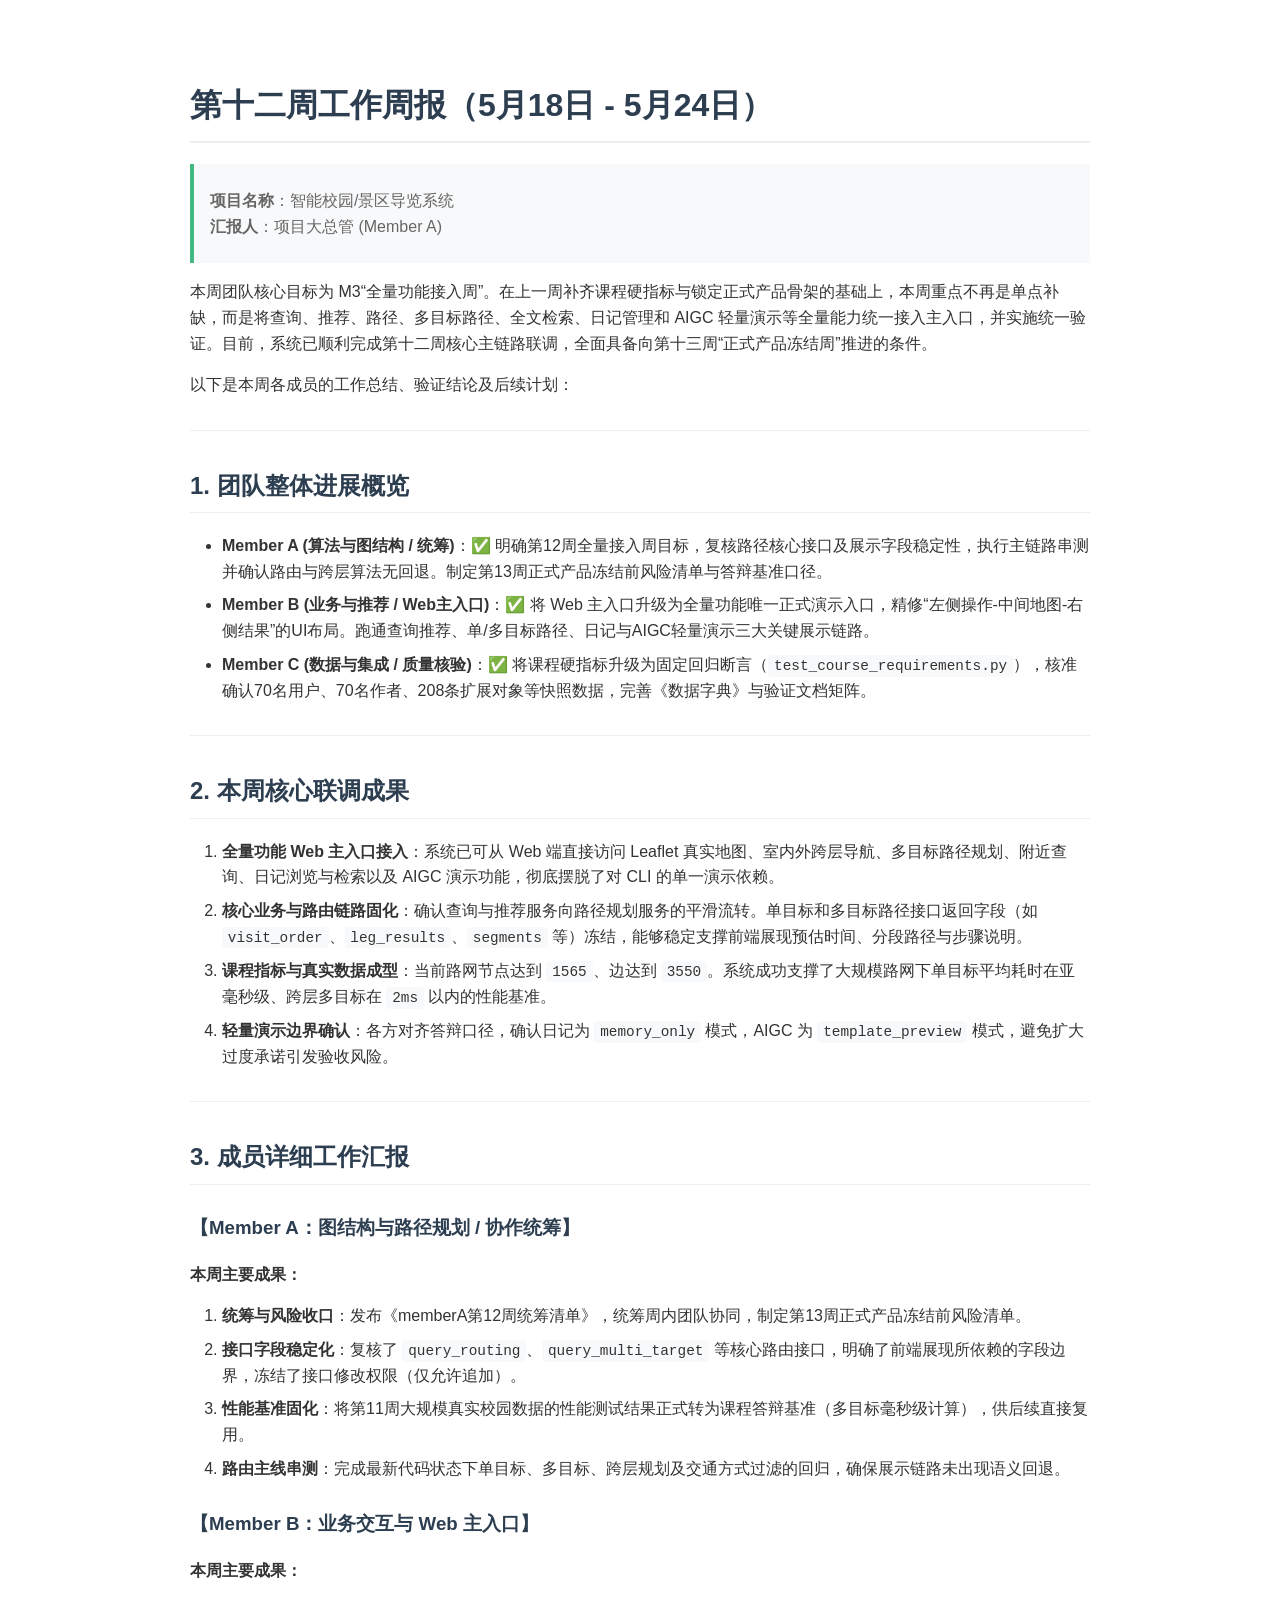
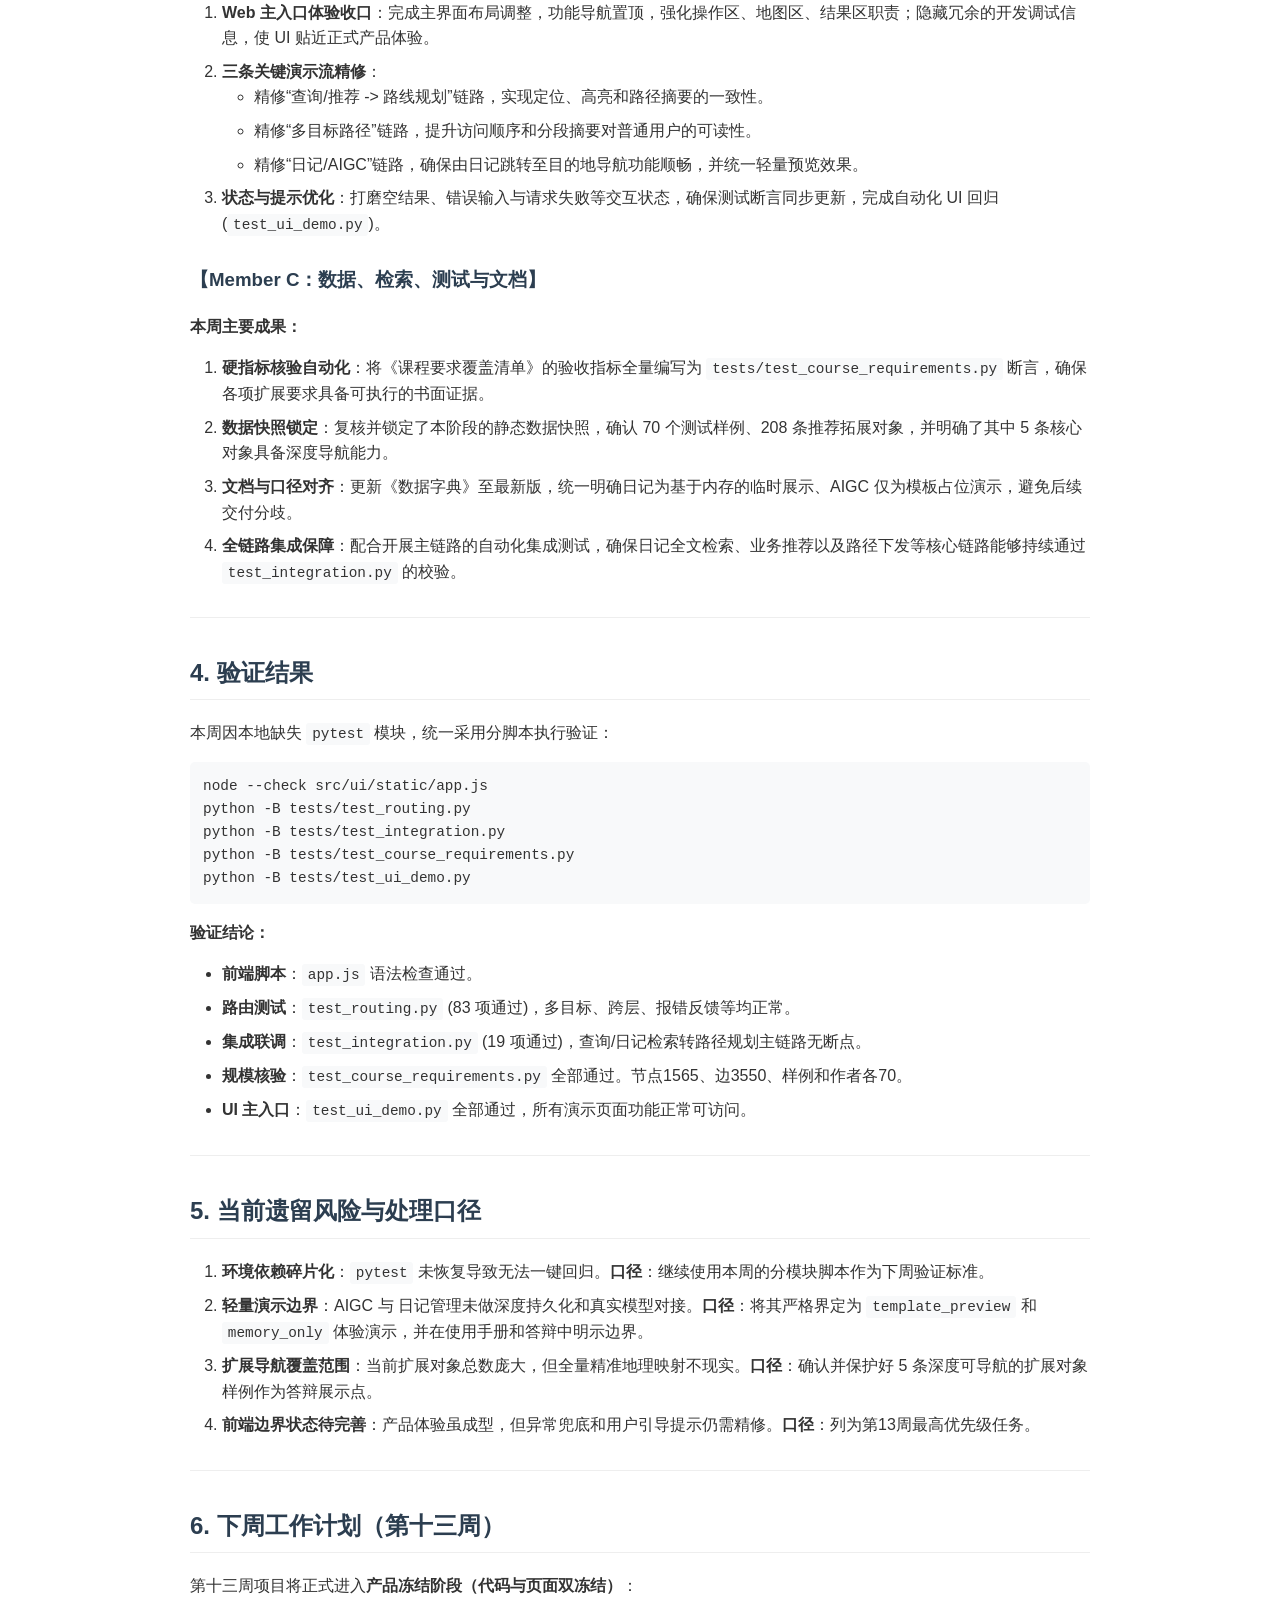
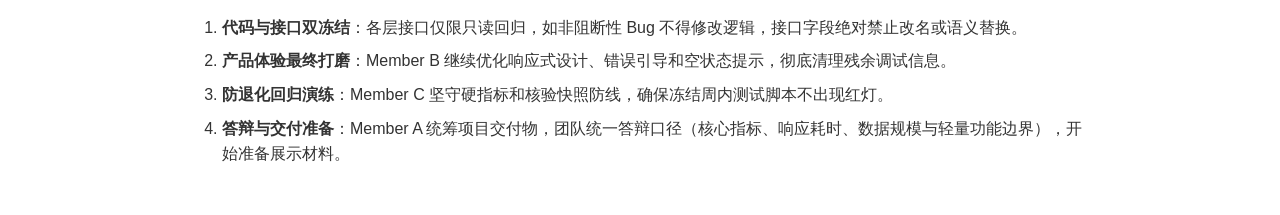
<file: 工作进度/第十二周/第12周周报.html>
<!DOCTYPE html>
<html lang="zh-CN">
<head>
    <meta charset="UTF-8">
    <meta name="viewport" content="width=device-width, initial-scale=1.0">
    <title>第十二周工作周报（5月18日 - 5月24日）</title>
    <style>
        body { font-family: -apple-system, BlinkMacSystemFont, "Segoe UI", Roboto, "Helvetica Neue", Arial, sans-serif; line-height: 1.6; color: #333; max-width: 900px; margin: 0 auto; padding: 2rem; }
        h1, h2, h3 { color: #2c3e50; margin-top: 1.5em; }
        h1 { border-bottom: 2px solid #eee; padding-bottom: 0.3em; }
        h2 { border-bottom: 1px solid #eee; padding-bottom: 0.3em; }
        blockquote { border-left: 4px solid #42b983; padding: 0.5em 1em; margin: 1em 0; background: #f8f9fa; color: #666; }
        code { background-color: #f8f9fa; padding: 0.2em 0.4em; border-radius: 3px; font-family: "SFMono-Regular", Consolas, "Liberation Mono", Menlo, monospace; font-size: 0.9em; }
        pre { background-color: #f8f9fa; padding: 1em; border-radius: 5px; overflow-x: auto; }
        pre code { background-color: transparent; padding: 0; }
        ul, ol { padding-left: 2em; }
        li { margin-bottom: 0.5em; }
        hr { border: 0; border-top: 1px solid #eee; margin: 2em 0; }
    </style>
</head>
<body>
    <h1>第十二周工作周报（5月18日 - 5月24日）</h1>
    <blockquote>
        <p><strong>项目名称</strong>：智能校园/景区导览系统<br>
        <strong>汇报人</strong>：项目大总管 (Member A)</p>
    </blockquote>
    <p>本周团队核心目标为 M3“全量功能接入周”。在上一周补齐课程硬指标与锁定正式产品骨架的基础上，本周重点不再是单点补缺，而是将查询、推荐、路径、多目标路径、全文检索、日记管理和 AIGC 轻量演示等全量能力统一接入主入口，并实施统一验证。目前，系统已顺利完成第十二周核心主链路联调，全面具备向第十三周“正式产品冻结周”推进的条件。</p>
    <p>以下是本周各成员的工作总结、验证结论及后续计划：</p>
    <hr>
    <h2>1. 团队整体进展概览</h2>
    <ul>
        <li><strong>Member A (算法与图结构 / 统筹)</strong>：✅ 明确第12周全量接入周目标，复核路径核心接口及展示字段稳定性，执行主链路串测并确认路由与跨层算法无回退。制定第13周正式产品冻结前风险清单与答辩基准口径。</li>
        <li><strong>Member B (业务与推荐 / Web主入口)</strong>：✅ 将 Web 主入口升级为全量功能唯一正式演示入口，精修“左侧操作-中间地图-右侧结果”的UI布局。跑通查询推荐、单/多目标路径、日记与AIGC轻量演示三大关键展示链路。</li>
        <li><strong>Member C (数据与集成 / 质量核验)</strong>：✅ 将课程硬指标升级为固定回归断言（<code>test_course_requirements.py</code>），核准确认70名用户、70名作者、208条扩展对象等快照数据，完善《数据字典》与验证文档矩阵。</li>
    </ul>
    <hr>
    <h2>2. 本周核心联调成果</h2>
    <ol>
        <li><strong>全量功能 Web 主入口接入</strong>：系统已可从 Web 端直接访问 Leaflet 真实地图、室内外跨层导航、多目标路径规划、附近查询、日记浏览与检索以及 AIGC 演示功能，彻底摆脱了对 CLI 的单一演示依赖。</li>
        <li><strong>核心业务与路由链路固化</strong>：确认查询与推荐服务向路径规划服务的平滑流转。单目标和多目标路径接口返回字段（如 <code>visit_order</code>、<code>leg_results</code>、<code>segments</code> 等）冻结，能够稳定支撑前端展现预估时间、分段路径与步骤说明。</li>
        <li><strong>课程指标与真实数据成型</strong>：当前路网节点达到 <code>1565</code>、边达到 <code>3550</code>。系统成功支撑了大规模路网下单目标平均耗时在亚毫秒级、跨层多目标在 <code>2ms</code> 以内的性能基准。</li>
        <li><strong>轻量演示边界确认</strong>：各方对齐答辩口径，确认日记为 <code>memory_only</code> 模式，AIGC 为 <code>template_preview</code> 模式，避免扩大过度承诺引发验收风险。</li>
    </ol>
    <hr>
    <h2>3. 成员详细工作汇报</h2>
    <h3>【Member A：图结构与路径规划 / 协作统筹】</h3>
    <p><strong>本周主要成果：</strong></p>
    <ol>
        <li><strong>统筹与风险收口</strong>：发布《memberA第12周统筹清单》，统筹周内团队协同，制定第13周正式产品冻结前风险清单。</li>
        <li><strong>接口字段稳定化</strong>：复核了 <code>query_routing</code>、<code>query_multi_target</code> 等核心路由接口，明确了前端展现所依赖的字段边界，冻结了接口修改权限（仅允许追加）。</li>
        <li><strong>性能基准固化</strong>：将第11周大规模真实校园数据的性能测试结果正式转为课程答辩基准（多目标毫秒级计算），供后续直接复用。</li>
        <li><strong>路由主线串测</strong>：完成最新代码状态下单目标、多目标、跨层规划及交通方式过滤的回归，确保展示链路未出现语义回退。</li>
    </ol>
    <h3>【Member B：业务交互与 Web 主入口】</h3>
    <p><strong>本周主要成果：</strong></p>
    <ol>
        <li><strong>Web 主入口体验收口</strong>：完成主界面布局调整，功能导航置顶，强化操作区、地图区、结果区职责；隐藏冗余的开发调试信息，使 UI 贴近正式产品体验。</li>
        <li><strong>三条关键演示流精修</strong>：
            <ul>
                <li>精修“查询/推荐 -&gt; 路线规划”链路，实现定位、高亮和路径摘要的一致性。</li>
                <li>精修“多目标路径”链路，提升访问顺序和分段摘要对普通用户的可读性。</li>
                <li>精修“日记/AIGC”链路，确保由日记跳转至目的地导航功能顺畅，并统一轻量预览效果。</li>
            </ul>
        </li>
        <li><strong>状态与提示优化</strong>：打磨空结果、错误输入与请求失败等交互状态，确保测试断言同步更新，完成自动化 UI 回归 (<code>test_ui_demo.py</code>)。</li>
    </ol>
    <h3>【Member C：数据、检索、测试与文档】</h3>
    <p><strong>本周主要成果：</strong></p>
    <ol>
        <li><strong>硬指标核验自动化</strong>：将《课程要求覆盖清单》的验收指标全量编写为 <code>tests/test_course_requirements.py</code> 断言，确保各项扩展要求具备可执行的书面证据。</li>
        <li><strong>数据快照锁定</strong>：复核并锁定了本阶段的静态数据快照，确认 70 个测试样例、208 条推荐拓展对象，并明确了其中 5 条核心对象具备深度导航能力。</li>
        <li><strong>文档与口径对齐</strong>：更新《数据字典》至最新版，统一明确日记为基于内存的临时展示、AIGC 仅为模板占位演示，避免后续交付分歧。</li>
        <li><strong>全链路集成保障</strong>：配合开展主链路的自动化集成测试，确保日记全文检索、业务推荐以及路径下发等核心链路能够持续通过 <code>test_integration.py</code> 的校验。</li>
    </ol>
    <hr>
    <h2>4. 验证结果</h2>
    <p>本周因本地缺失 <code>pytest</code> 模块，统一采用分脚本执行验证：</p>
    <pre><code>node --check src/ui/static/app.js
python -B tests/test_routing.py
python -B tests/test_integration.py
python -B tests/test_course_requirements.py
python -B tests/test_ui_demo.py</code></pre>
    <p><strong>验证结论：</strong></p>
    <ul>
        <li><strong>前端脚本</strong>：<code>app.js</code> 语法检查通过。</li>
        <li><strong>路由测试</strong>：<code>test_routing.py</code> (83 项通过)，多目标、跨层、报错反馈等均正常。</li>
        <li><strong>集成联调</strong>：<code>test_integration.py</code> (19 项通过)，查询/日记检索转路径规划主链路无断点。</li>
        <li><strong>规模核验</strong>：<code>test_course_requirements.py</code> 全部通过。节点1565、边3550、样例和作者各70。</li>
        <li><strong>UI 主入口</strong>：<code>test_ui_demo.py</code> 全部通过，所有演示页面功能正常可访问。</li>
    </ul>
    <hr>
    <h2>5. 当前遗留风险与处理口径</h2>
    <ol>
        <li><strong>环境依赖碎片化</strong>：<code>pytest</code> 未恢复导致无法一键回归。<strong>口径</strong>：继续使用本周的分模块脚本作为下周验证标准。</li>
        <li><strong>轻量演示边界</strong>：AIGC 与 日记管理未做深度持久化和真实模型对接。<strong>口径</strong>：将其严格界定为 <code>template_preview</code> 和 <code>memory_only</code> 体验演示，并在使用手册和答辩中明示边界。</li>
        <li><strong>扩展导航覆盖范围</strong>：当前扩展对象总数庞大，但全量精准地理映射不现实。<strong>口径</strong>：确认并保护好 5 条深度可导航的扩展对象样例作为答辩展示点。</li>
        <li><strong>前端边界状态待完善</strong>：产品体验虽成型，但异常兜底和用户引导提示仍需精修。<strong>口径</strong>：列为第13周最高优先级任务。</li>
    </ol>
    <hr>
    <h2>6. 下周工作计划（第十三周）</h2>
    <p>第十三周项目将正式进入<strong>产品冻结阶段（代码与页面双冻结）</strong>：</p>
    <ol>
        <li><strong>代码与接口双冻结</strong>：各层接口仅限只读回归，如非阻断性 Bug 不得修改逻辑，接口字段绝对禁止改名或语义替换。</li>
        <li><strong>产品体验最终打磨</strong>：Member B 继续优化响应式设计、错误引导和空状态提示，彻底清理残余调试信息。</li>
        <li><strong>防退化回归演练</strong>：Member C 坚守硬指标和核验快照防线，确保冻结周内测试脚本不出现红灯。</li>
        <li><strong>答辩与交付准备</strong>：Member A 统筹项目交付物，团队统一答辩口径（核心指标、响应耗时、数据规模与轻量功能边界），开始准备展示材料。</li>
    </ol>
</body>
</html>
</file>
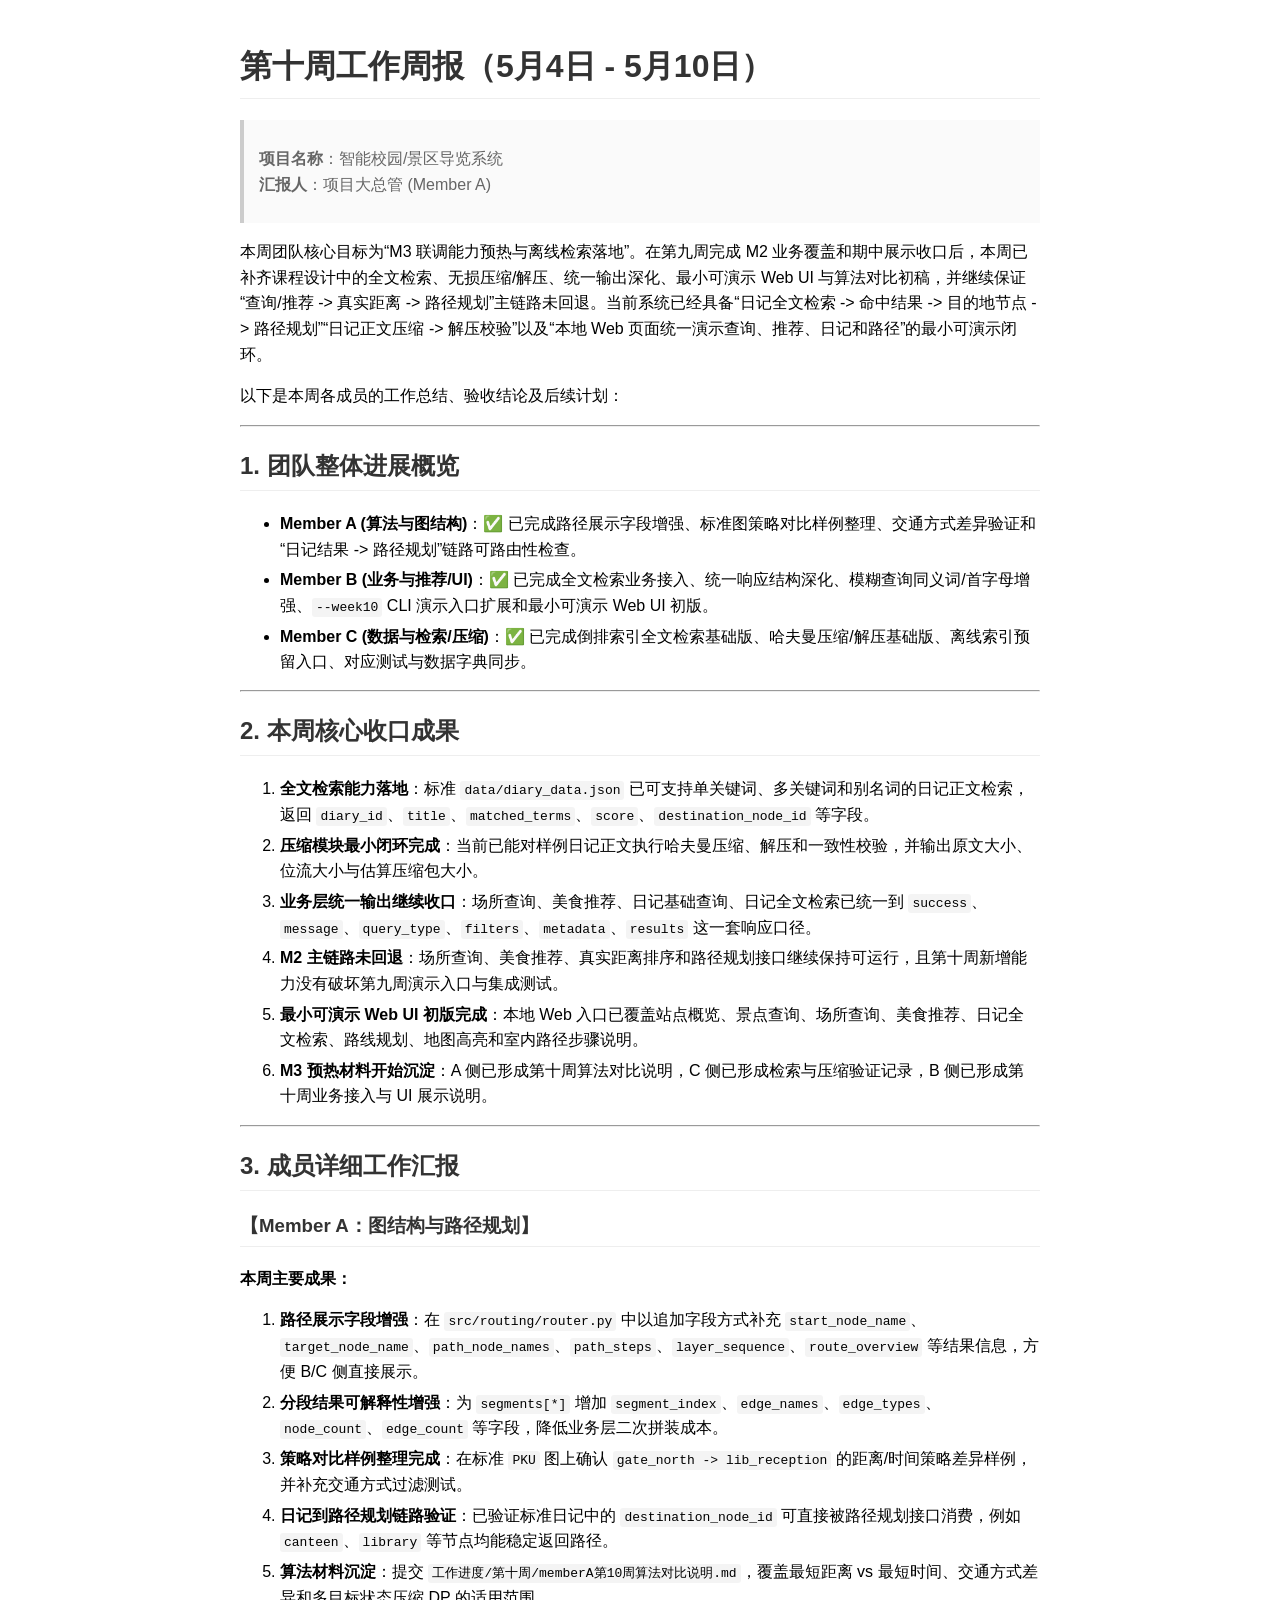
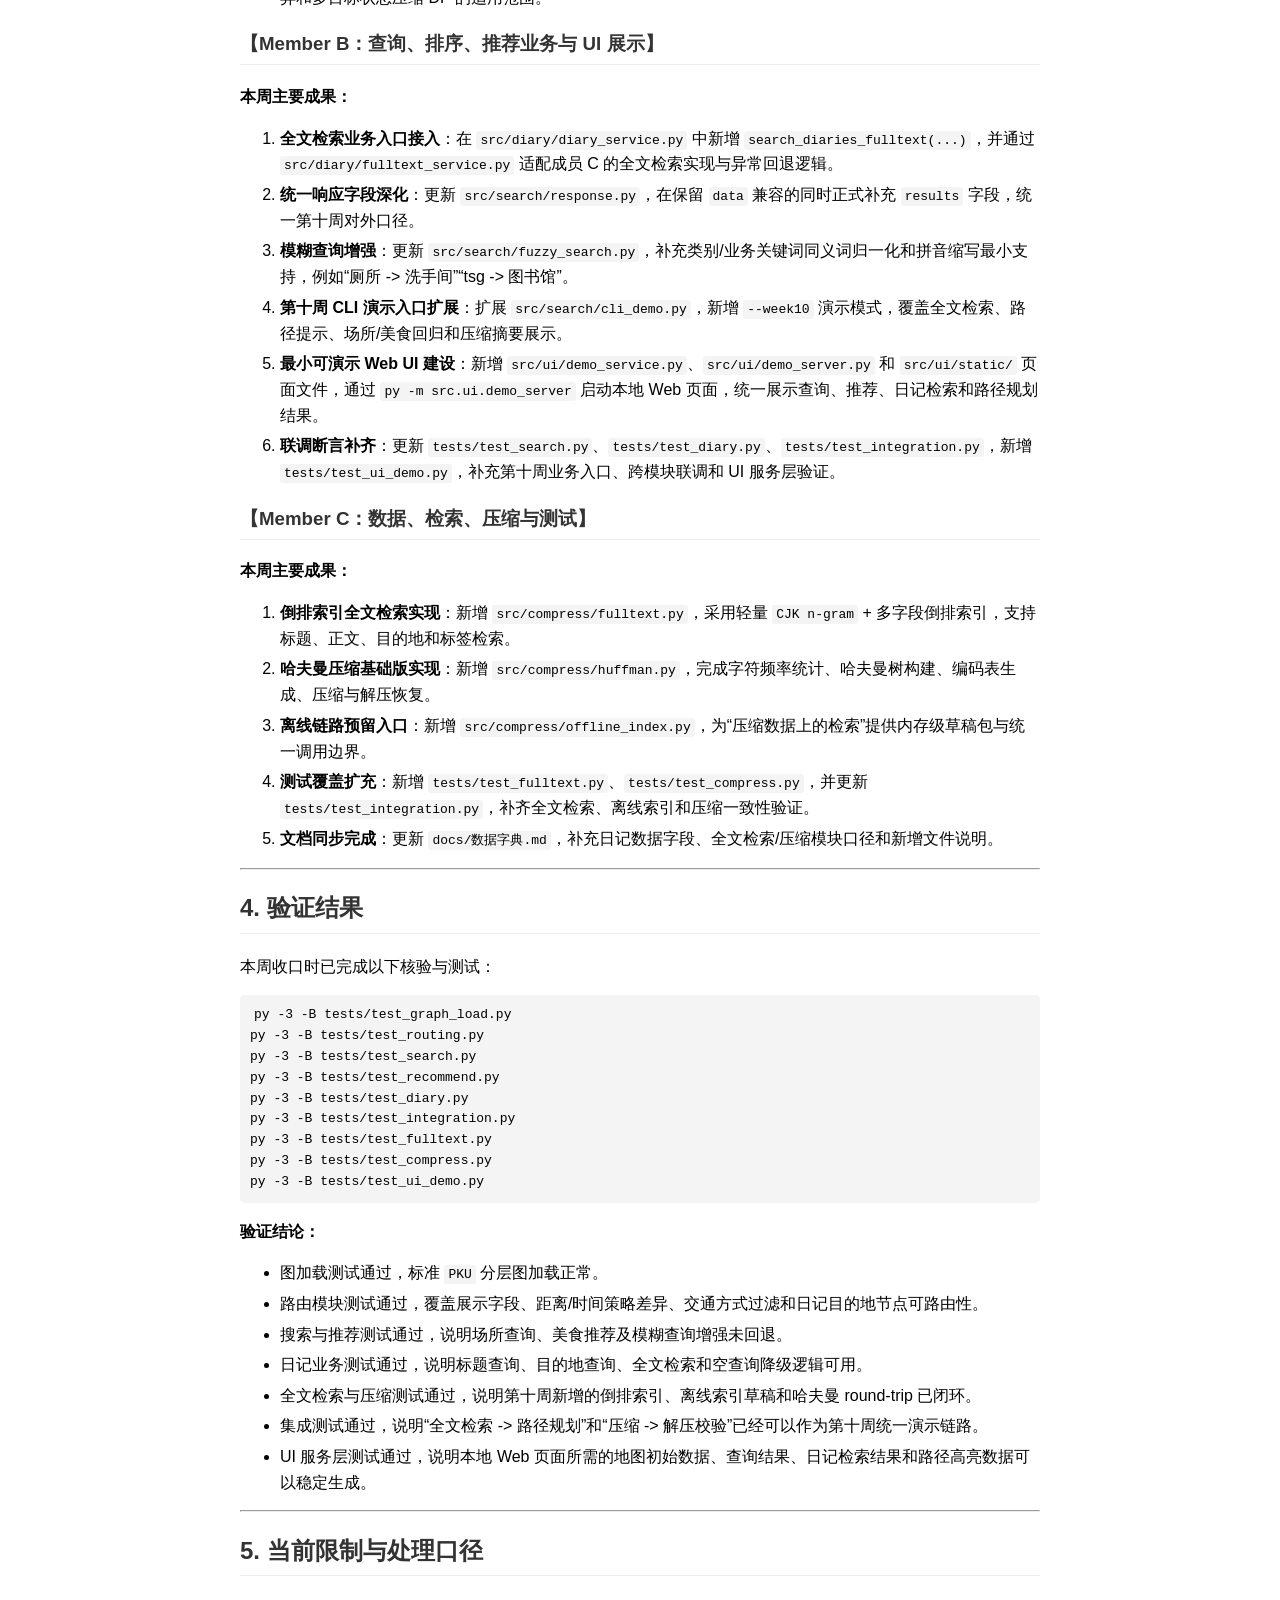
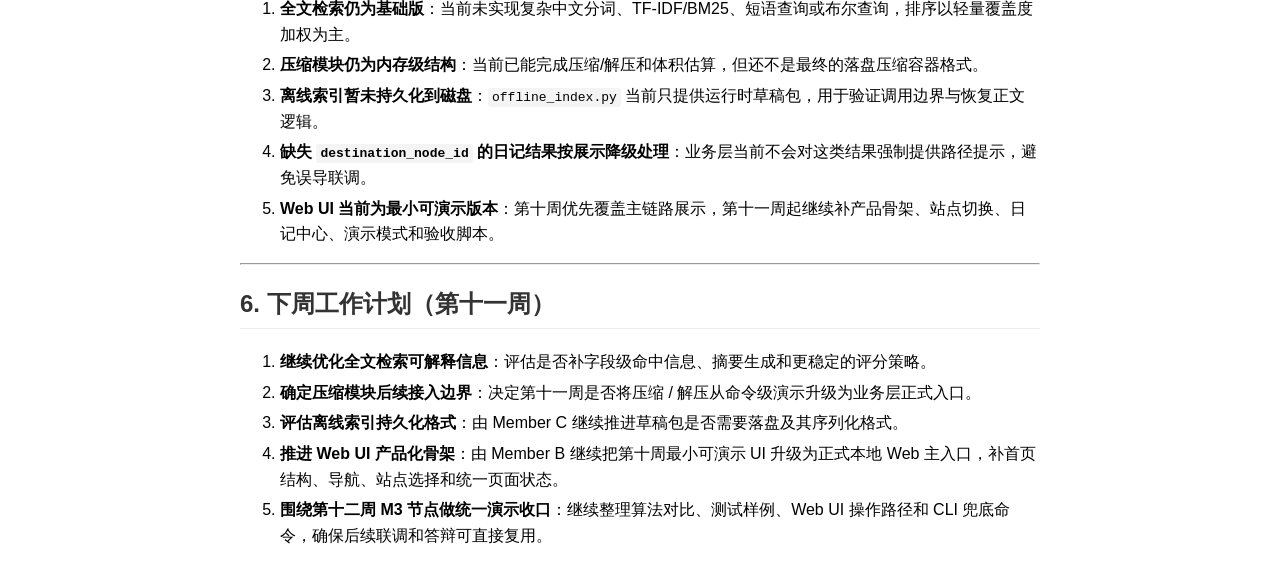
<file: 工作进度/第十周/第10周周报.html>
<!DOCTYPE html>
<html lang="zh-CN">
<head>
    <meta charset="UTF-8">
    <title>第十周工作周报</title>
    <style>
        body { font-family: sans-serif; line-height: 1.6; padding: 20px; max-width: 800px; margin: 0 auto; }
        h1, h2, h3 { color: #333; border-bottom: 1px solid #eee; padding-bottom: 5px; }
        pre { background: #f4f4f4; padding: 10px; border-radius: 5px; overflow-x: auto; }
        code { background: #f4f4f4; padding: 2px 4px; border-radius: 3px; font-family: monospace; }
        blockquote { border-left: 4px solid #ccc; margin: 10px 0; padding-left: 15px; color: #666; background: #fafafa; padding: 10px 15px; }
        ul { margin-top: 5px; margin-bottom: 15px; }
        li { margin-bottom: 5px; }
    </style>
</head>
<body>

<h1>第十周工作周报（5月4日 - 5月10日）</h1>

<blockquote>
<p><strong>项目名称</strong>：智能校园/景区导览系统<br>
<strong>汇报人</strong>：项目大总管 (Member A)</p>
</blockquote>

<p>本周团队核心目标为“M3 联调能力预热与离线检索落地”。在第九周完成 M2 业务覆盖和期中展示收口后，本周已补齐课程设计中的全文检索、无损压缩/解压、统一输出深化、最小可演示 Web UI 与算法对比初稿，并继续保证“查询/推荐 -> 真实距离 -> 路径规划”主链路未回退。当前系统已经具备“日记全文检索 -> 命中结果 -> 目的地节点 -> 路径规划”“日记正文压缩 -> 解压校验”以及“本地 Web 页面统一演示查询、推荐、日记和路径”的最小可演示闭环。</p>

<p>以下是本周各成员的工作总结、验收结论及后续计划：</p>

<hr>

<h2>1. 团队整体进展概览</h2>

<ul>
    <li><strong>Member A (算法与图结构)</strong>：✅ 已完成路径展示字段增强、标准图策略对比样例整理、交通方式差异验证和“日记结果 -> 路径规划”链路可路由性检查。</li>
    <li><strong>Member B (业务与推荐/UI)</strong>：✅ 已完成全文检索业务接入、统一响应结构深化、模糊查询同义词/首字母增强、<code>--week10</code> CLI 演示入口扩展和最小可演示 Web UI 初版。</li>
    <li><strong>Member C (数据与检索/压缩)</strong>：✅ 已完成倒排索引全文检索基础版、哈夫曼压缩/解压基础版、离线索引预留入口、对应测试与数据字典同步。</li>
</ul>

<hr>

<h2>2. 本周核心收口成果</h2>

<ol>
    <li><strong>全文检索能力落地</strong>：标准 <code>data/diary_data.json</code> 已可支持单关键词、多关键词和别名词的日记正文检索，返回 <code>diary_id</code>、<code>title</code>、<code>matched_terms</code>、<code>score</code>、<code>destination_node_id</code> 等字段。</li>
    <li><strong>压缩模块最小闭环完成</strong>：当前已能对样例日记正文执行哈夫曼压缩、解压和一致性校验，并输出原文大小、位流大小与估算压缩包大小。</li>
    <li><strong>业务层统一输出继续收口</strong>：场所查询、美食推荐、日记基础查询、日记全文检索已统一到 <code>success</code>、<code>message</code>、<code>query_type</code>、<code>filters</code>、<code>metadata</code>、<code>results</code> 这一套响应口径。</li>
    <li><strong>M2 主链路未回退</strong>：场所查询、美食推荐、真实距离排序和路径规划接口继续保持可运行，且第十周新增能力没有破坏第九周演示入口与集成测试。</li>
    <li><strong>最小可演示 Web UI 初版完成</strong>：本地 Web 入口已覆盖站点概览、景点查询、场所查询、美食推荐、日记全文检索、路线规划、地图高亮和室内路径步骤说明。</li>
    <li><strong>M3 预热材料开始沉淀</strong>：A 侧已形成第十周算法对比说明，C 侧已形成检索与压缩验证记录，B 侧已形成第十周业务接入与 UI 展示说明。</li>
</ol>

<hr>

<h2>3. 成员详细工作汇报</h2>

<h3>【Member A：图结构与路径规划】</h3>

<p><strong>本周主要成果：</strong></p>
<ol>
    <li><strong>路径展示字段增强</strong>：在 <code>src/routing/router.py</code> 中以追加字段方式补充 <code>start_node_name</code>、<code>target_node_name</code>、<code>path_node_names</code>、<code>path_steps</code>、<code>layer_sequence</code>、<code>route_overview</code> 等结果信息，方便 B/C 侧直接展示。</li>
    <li><strong>分段结果可解释性增强</strong>：为 <code>segments[*]</code> 增加 <code>segment_index</code>、<code>edge_names</code>、<code>edge_types</code>、<code>node_count</code>、<code>edge_count</code> 等字段，降低业务层二次拼装成本。</li>
    <li><strong>策略对比样例整理完成</strong>：在标准 <code>PKU</code> 图上确认 <code>gate_north -&gt; lib_reception</code> 的距离/时间策略差异样例，并补充交通方式过滤测试。</li>
    <li><strong>日记到路径规划链路验证</strong>：已验证标准日记中的 <code>destination_node_id</code> 可直接被路径规划接口消费，例如 <code>canteen</code>、<code>library</code> 等节点均能稳定返回路径。</li>
    <li><strong>算法材料沉淀</strong>：提交 <code>工作进度/第十周/memberA第10周算法对比说明.md</code>，覆盖最短距离 vs 最短时间、交通方式差异和多目标状态压缩 DP 的适用范围。</li>
</ol>

<h3>【Member B：查询、排序、推荐业务与 UI 展示】</h3>

<p><strong>本周主要成果：</strong></p>
<ol>
    <li><strong>全文检索业务入口接入</strong>：在 <code>src/diary/diary_service.py</code> 中新增 <code>search_diaries_fulltext(...)</code>，并通过 <code>src/diary/fulltext_service.py</code> 适配成员 C 的全文检索实现与异常回退逻辑。</li>
    <li><strong>统一响应字段深化</strong>：更新 <code>src/search/response.py</code>，在保留 <code>data</code> 兼容的同时正式补充 <code>results</code> 字段，统一第十周对外口径。</li>
    <li><strong>模糊查询增强</strong>：更新 <code>src/search/fuzzy_search.py</code>，补充类别/业务关键词同义词归一化和拼音缩写最小支持，例如“厕所 -&gt; 洗手间”“tsg -&gt; 图书馆”。</li>
    <li><strong>第十周 CLI 演示入口扩展</strong>：扩展 <code>src/search/cli_demo.py</code>，新增 <code>--week10</code> 演示模式，覆盖全文检索、路径提示、场所/美食回归和压缩摘要展示。</li>
    <li><strong>最小可演示 Web UI 建设</strong>：新增 <code>src/ui/demo_service.py</code>、<code>src/ui/demo_server.py</code> 和 <code>src/ui/static/</code> 页面文件，通过 <code>py -m src.ui.demo_server</code> 启动本地 Web 页面，统一展示查询、推荐、日记检索和路径规划结果。</li>
    <li><strong>联调断言补齐</strong>：更新 <code>tests/test_search.py</code>、<code>tests/test_diary.py</code>、<code>tests/test_integration.py</code>，新增 <code>tests/test_ui_demo.py</code>，补充第十周业务入口、跨模块联调和 UI 服务层验证。</li>
</ol>

<h3>【Member C：数据、检索、压缩与测试】</h3>

<p><strong>本周主要成果：</strong></p>
<ol>
    <li><strong>倒排索引全文检索实现</strong>：新增 <code>src/compress/fulltext.py</code>，采用轻量 <code>CJK n-gram</code> + 多字段倒排索引，支持标题、正文、目的地和标签检索。</li>
    <li><strong>哈夫曼压缩基础版实现</strong>：新增 <code>src/compress/huffman.py</code>，完成字符频率统计、哈夫曼树构建、编码表生成、压缩与解压恢复。</li>
    <li><strong>离线链路预留入口</strong>：新增 <code>src/compress/offline_index.py</code>，为“压缩数据上的检索”提供内存级草稿包与统一调用边界。</li>
    <li><strong>测试覆盖扩充</strong>：新增 <code>tests/test_fulltext.py</code>、<code>tests/test_compress.py</code>，并更新 <code>tests/test_integration.py</code>，补齐全文检索、离线索引和压缩一致性验证。</li>
    <li><strong>文档同步完成</strong>：更新 <code>docs/数据字典.md</code>，补充日记数据字段、全文检索/压缩模块口径和新增文件说明。</li>
</ol>

<hr>

<h2>4. 验证结果</h2>

<p>本周收口时已完成以下核验与测试：</p>

<pre><code>py -3 -B tests/test_graph_load.py
py -3 -B tests/test_routing.py
py -3 -B tests/test_search.py
py -3 -B tests/test_recommend.py
py -3 -B tests/test_diary.py
py -3 -B tests/test_integration.py
py -3 -B tests/test_fulltext.py
py -3 -B tests/test_compress.py
py -3 -B tests/test_ui_demo.py</code></pre>

<p><strong>验证结论：</strong></p>
<ul>
    <li>图加载测试通过，标准 <code>PKU</code> 分层图加载正常。</li>
    <li>路由模块测试通过，覆盖展示字段、距离/时间策略差异、交通方式过滤和日记目的地节点可路由性。</li>
    <li>搜索与推荐测试通过，说明场所查询、美食推荐及模糊查询增强未回退。</li>
    <li>日记业务测试通过，说明标题查询、目的地查询、全文检索和空查询降级逻辑可用。</li>
    <li>全文检索与压缩测试通过，说明第十周新增的倒排索引、离线索引草稿和哈夫曼 round-trip 已闭环。</li>
    <li>集成测试通过，说明“全文检索 -&gt; 路径规划”和“压缩 -&gt; 解压校验”已经可以作为第十周统一演示链路。</li>
    <li>UI 服务层测试通过，说明本地 Web 页面所需的地图初始数据、查询结果、日记检索结果和路径高亮数据可以稳定生成。</li>
</ul>

<hr>

<h2>5. 当前限制与处理口径</h2>

<ol>
    <li><strong>全文检索仍为基础版</strong>：当前未实现复杂中文分词、TF-IDF/BM25、短语查询或布尔查询，排序以轻量覆盖度加权为主。</li>
    <li><strong>压缩模块仍为内存级结构</strong>：当前已能完成压缩/解压和体积估算，但还不是最终的落盘压缩容器格式。</li>
    <li><strong>离线索引暂未持久化到磁盘</strong>：<code>offline_index.py</code> 当前只提供运行时草稿包，用于验证调用边界与恢复正文逻辑。</li>
    <li><strong>缺失 <code>destination_node_id</code> 的日记结果按展示降级处理</strong>：业务层当前不会对这类结果强制提供路径提示，避免误导联调。</li>
    <li><strong>Web UI 当前为最小可演示版本</strong>：第十周优先覆盖主链路展示，第十一周起继续补产品骨架、站点切换、日记中心、演示模式和验收脚本。</li>
</ol>

<hr>

<h2>6. 下周工作计划（第十一周）</h2>

<ol>
    <li><strong>继续优化全文检索可解释信息</strong>：评估是否补字段级命中信息、摘要生成和更稳定的评分策略。</li>
    <li><strong>确定压缩模块后续接入边界</strong>：决定第十一周是否将压缩 / 解压从命令级演示升级为业务层正式入口。</li>
    <li><strong>评估离线索引持久化格式</strong>：由 Member C 继续推进草稿包是否需要落盘及其序列化格式。</li>
    <li><strong>推进 Web UI 产品化骨架</strong>：由 Member B 继续把第十周最小可演示 UI 升级为正式本地 Web 主入口，补首页结构、导航、站点选择和统一页面状态。</li>
    <li><strong>围绕第十二周 M3 节点做统一演示收口</strong>：继续整理算法对比、测试样例、Web UI 操作路径和 CLI 兜底命令，确保后续联调和答辩可直接复用。</li>
</ol>

</body>
</html>
</file>
